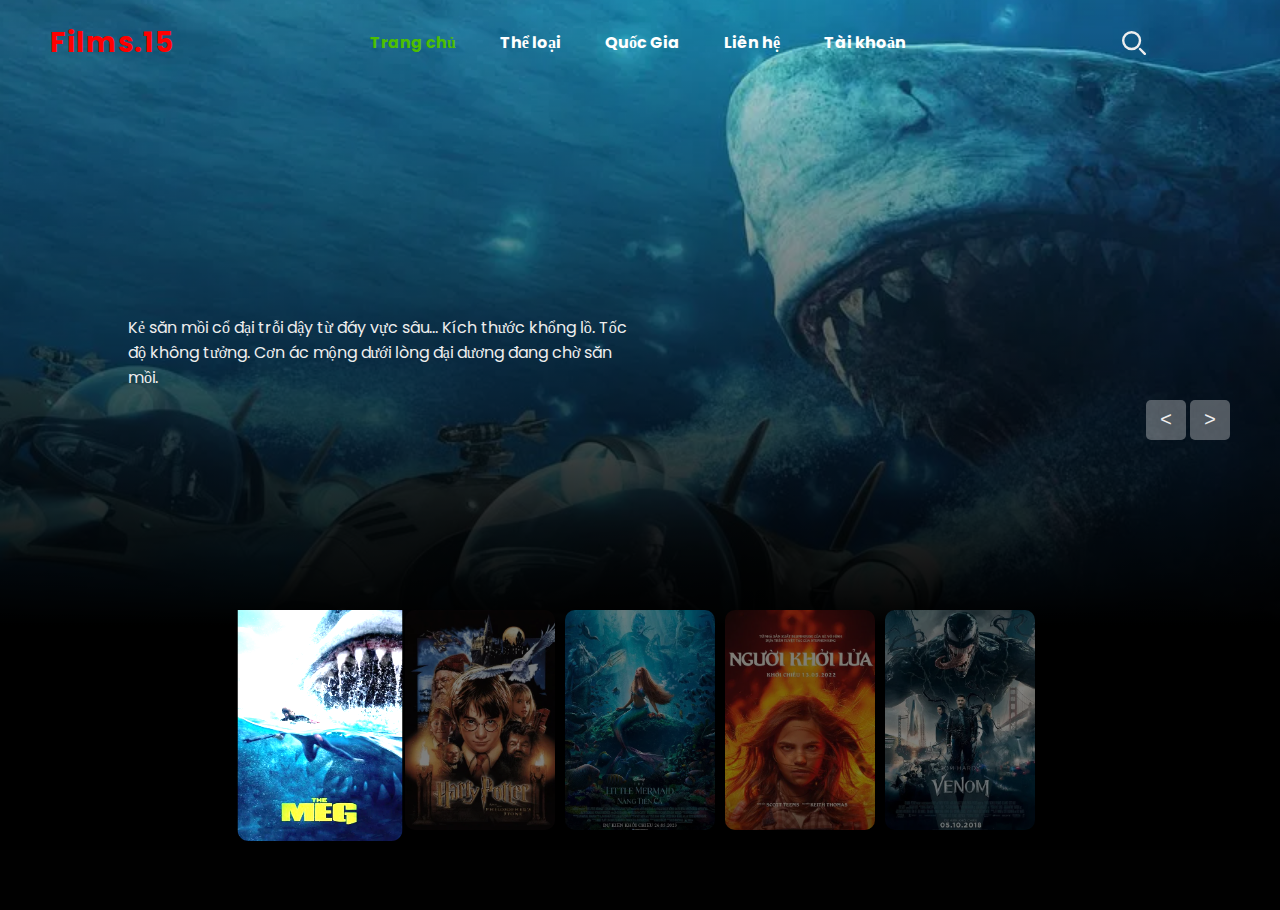
<file: index.html>
<!DOCTYPE html>
<html lang="en">
<head>
    <meta charset="UTF-8">
    <meta name="viewport" content="width=device-width, initial-scale=1.0">
    <title>Movie Web</title>
    <link rel="stylesheet" href="style.css">
</head>
<body>
        <!-- header -->
        <header>
          <div class="logo">Films.15</div>
          <div class="menu-container">
              <ul class="menu-list">
                <li class="menu-list-item active"><a href="index.html">Trang chủ</a></li>          
                <li class="menu-list-item dropdown">
                  <a href="theloai.html">Thể loại</a>
                  <ul class="sub-menu">
                    <li><a href="theloai.html?genre=hanhdong">Hành Động</a></li>
                    <li><a href="theloai.html?genre=tinhcam">Tình cảm </a></li>
                    <li><a href="theloai.html?genre=haihuoc">Hài Hước</a></li>
                    <li><a href="theloai.html?genre=anime">Anime</a></li>
                  </ul>
                </li>
                <li class="menu-list-item dropdown">
                  <a href="quocgia.html">Quốc Gia</a>
                  <ul class="sub-menu">
                    <li><a href="quocgia.html?country=vietnam">Việt Nam</a></li>
                    <li><a href="quocgia.html?country=hanquoc">Hàn Quốc</a></li>
                    <li><a href="quocgia.html?country=my">Mỹ</a></li>
                    <li><a href="quocgia.html?country=trungquoc">Trung Quốc</a></li>
                  </ul>
                </li>
                <li class="menu-list-item"><a href="lienhe.html">Liên hệ</a></li>
                <li class="menu-list-item dropdown">
                  <a href="#">Tài khoản</a>
                  <ul class="sub-menu">
                    <li><a href="login.html">Đăng nhập</a></li>
                    <li><a href="signup.html">Đăng kí</a></li>
                  </ul>
                </li>
              </div>
              <!--search-->
              <div class="search-wrapper">
                  <svg id="toggleSearch" xmlns="http://www.w3.org/2000/svg" fill="none" viewBox="0 0 20 20" style="cursor:pointer; width: 24px; height: 24px;">
                    <path stroke="currentColor" stroke-linecap="round" stroke-linejoin="round" stroke-width="2" d="m19 19-4-4m0-7A7 7 0 1 1 1 8a7 7 0 0 1 14 0Z" />
                  </svg>
                  <input type="text" id="searchInput" placeholder="Tìm kiếm phim..." style="display:none; margin-left: 10px;" />
                </div>
                <p id="searchResult" style="color: red;"></p>
                
           
      </header>
    <!-- slider -->
    <div class="slider">
        <!-- list Items -->
        <div class="list">
            <div class="item active" id="The Meg">
                <img src="tchu4.webp">
                <div class="content">
                    <p>PHIM HOT</p>
                    <h2>The Meg</h2>
                    <div class="rating"> ★★★★★</div>
                    <p>
                        Kẻ săn mồi cổ đại trỗi dậy từ đáy vực sâu...
                        Kích thước khổng lồ. Tốc độ không tưởng. Cơn ác mộng dưới lòng đại dương đang chờ săn mồi.
                    </p>
                 
                    <button class="watch-btn" onclick="openModal('venom.mp4')">▶ Trailer</button>
                </div>
            </div>
            <div class="item" id="Harry Potter">
                <img src="tchu2.webp">
                <div class="content">
                    <p>PHIM HOT</p>
                    <h2>Harry Potter</h2>
                    <div class="rating"> ★★★★★</div>
                    <p>
                        “Chuyến tàu số 9¾ không chỉ đưa bạn đến Hogwarts, mà còn mở ra cả một thế giới kỳ diệu.”
                    </p>
                    <button class="watch-btn" onclick="openModal('venom.mp4')">▶ Trailer</button>
                </div>
            </div>
            <div class="item" id="The Little Mermaid">
                <img src="tchu3.webp">
                <div class="content">
                    <p>PHIM HOT</p>
                    <h2> The Little Mermaid </h2>
                    <div class="rating"> ★★★★★</div>
                    <p>
                        Cô đánh đổi giọng hát… để theo đuổi trái tim mình.
                        Một câu chuyện cổ tích kinh điển về tình yêu, tự do và khát khao được là chính mình.
                    </p>
                    <button class="watch-btn" onclick="openModal('venom.mp4')">▶ Trailer</button>
                </div>
            </div>
            <div class="item" id="Người Khởi Lửa">
                <img src="tchu5.webp">
                <div class="content">
                    <p>PHIM HOT</p>
                    <h2>Người Khởi Lửa</h2>
                    <div class="rating"> ★★★★★</div>
                    <p>
                        “Sức mạnh nằm trong đôi mắt cô bé – và nó có thể đốt cháy cả thế giới.”
                    </p>
                    <button class="watch-btn" onclick="openModal('venom.mp4')">▶ Trailer</button>
                </div>
            </div>
            <div class="item" id="The Meg">
                <img src="tchu1.webp">
                <div class="content" id="Venom">
                    <p>PHIM HOT</p>
                    <h2>Venom</h2>
                    <div class="rating"> ★★★★★</div>
                    <p>
                        Ký sinh vật ngoài hành tinh. Người đàn ông bị nguyền rủa. Một mối liên kết chết người.
                 Khi chính nghĩa và bóng tối hòa làm một, kẻ phản anh hùng được sinh ra.
                    </p>
                    <button class="watch-btn" onclick="openModal('marvel.mp4')">▶ Trailer</button>
                </div>
            </div>
        </div>
        <!-- button arrows -->
        <div class="arrows">
            <button id="prev"><</button>
            <button id="next">></button>
        </div>
        <!-- thumbnail -->
        <div class="thumbnail">
            <div class="item active">
                <img src="tchu4,.webp">
                
            </div>
            <div class="item">
                <img src="tchu2,.webp">
            </div>
            <div class="item">
                <img src="tchu3,.webp"> 
            </div>
            <div class="item">
                <img src="tchu5,.webp">
            </div>
            <div class="item">
                <img src="tchu1,.webp">
            </div>
        </div>
    </div>

<!-- Modal video -->
<div id="modal" style="display:none; position:fixed; top:0; left:0; width:100vw; height:100vh; background:rgba(0,0,0,0.8); z-index:9999;">
    <!-- Nút đóng -->
    <span onclick="closeModal()" style="position:absolute; top:20px; right:30px; font-size:40px; color:white; cursor:pointer;">&times;</span>
    
    <!-- Video -->
    <video id="trailer" controls autoplay style="position:absolute; top:50%; left:50%; transform:translate(-50%,-50%); width:90%; height:auto; max-height:90%;">
        <source src="" type="video/mp4">
      Trình duyệt không hỗ trợ video.
    </video>
</div>
  
<script src="app.js"></script>
</body>
</html>
</file>
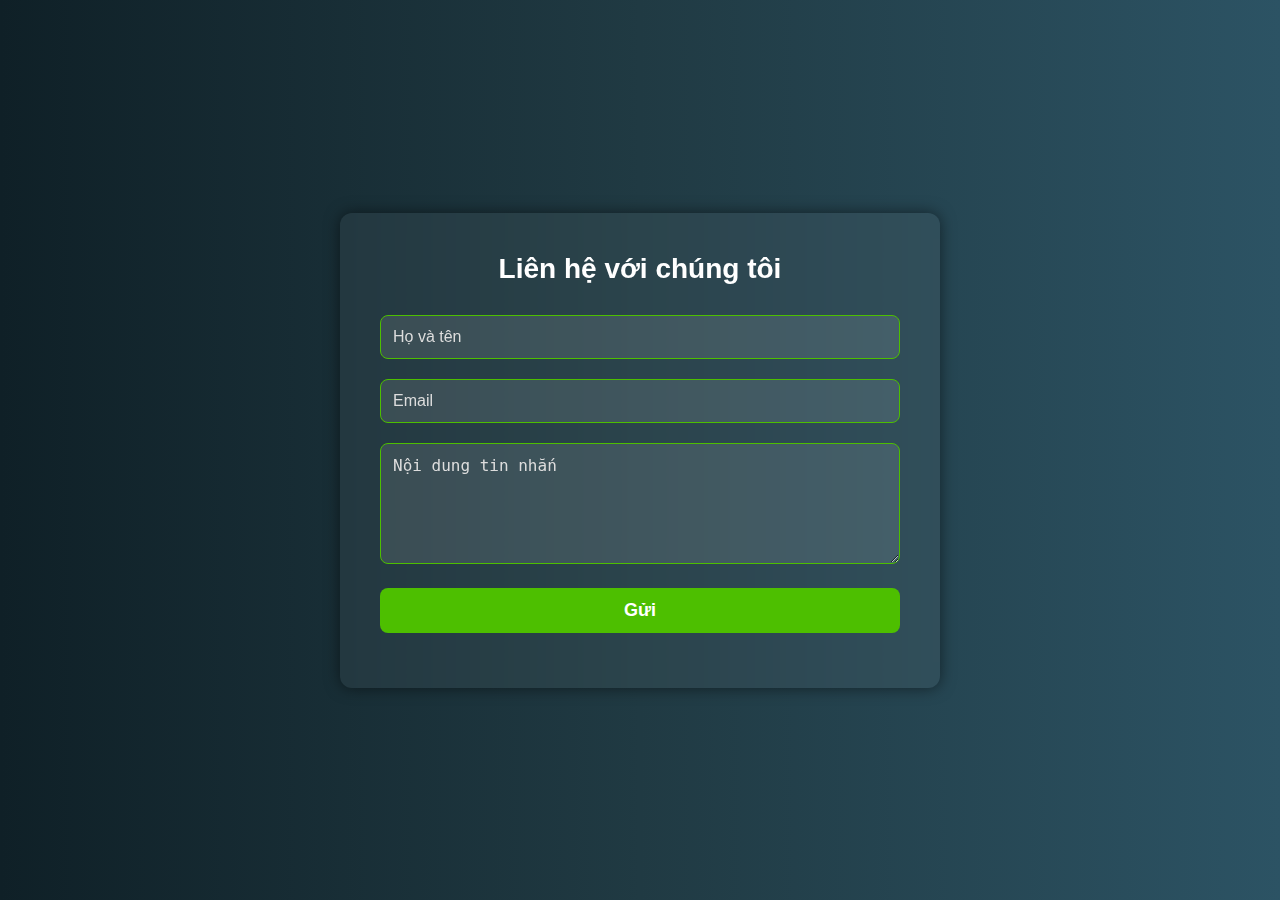
<file: lienhe.html>
<!DOCTYPE html>
<html lang="en">
<head>
    <meta charset="UTF-8">
    <meta name="viewport" content="width=device-width, initial-scale=1.0">
    <title>liên hệ</title>
    <link rel="stylesheet" href="lienhe.css" />
</head>

<body>

    <section class="contact-section">
        <div class="contact-container">
          <h2>Liên hệ với chúng tôi</h2>
          <form id="contactForm">
            <input type="text" name="name" placeholder="Họ và tên" required>
            <input type="email" name="email" placeholder="Email" required>
            <textarea name="message" rows="5" placeholder="Nội dung tin nhắn" required></textarea>
            <button type="submit">Gửi</button>
          </form>
          <p id="contactStatus"></p>
        </div>
      </section>
      

</body>

<script src="lienhe.js"></script>
</html>
</file>
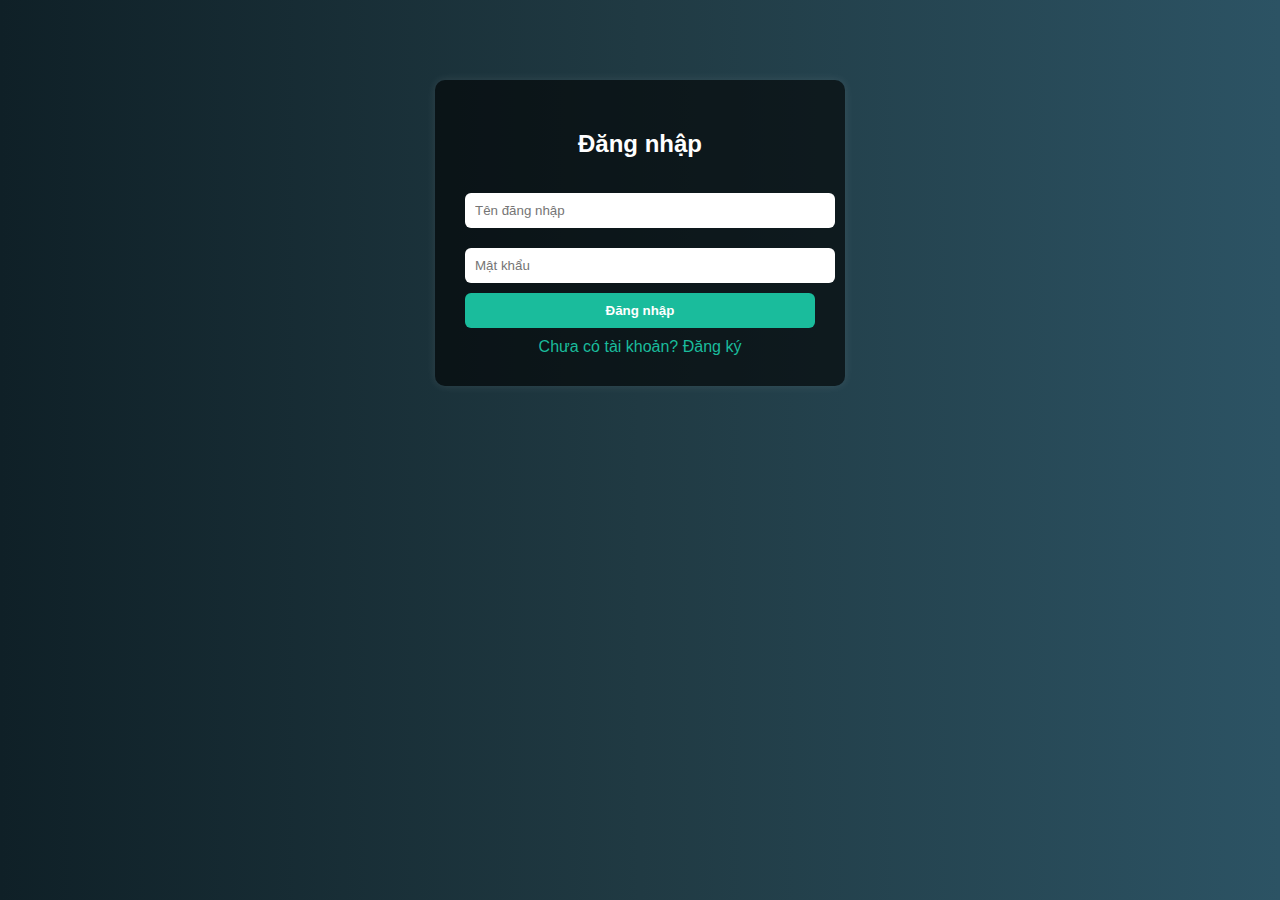
<file: login.html>
<!DOCTYPE html>
<html lang="en">
  <head>
    <meta charset="UTF-8" />
    <meta http-equiv="X-UA-Compatible" content="IE=edge" />
    <meta name="viewport" content="width=device-width, initial-scale=1.0" />
    <title>Document</title>
    <link rel="stylesheet" href="login.css" />
    <!-- font roboto -->
    <link
      href="https://fonts.googleapis.com/css2?family=Roboto:wght@300;400;500;700&display=swap"
      rel="stylesheet"
    />
  </head>
  <body>
    <div class="login-container">
        <h2>Đăng nhập</h2>
        <form>
          <input type="text" placeholder="Tên đăng nhập" required>
          <input type="password" placeholder="Mật khẩu" required>
          <button type="submit">Đăng nhập</button>
          <a href="signup.html">Chưa có tài khoản? Đăng ký</a>
        </form>
      </div>
  </body>
  <script src="login.js"></script>
</html>
</file>
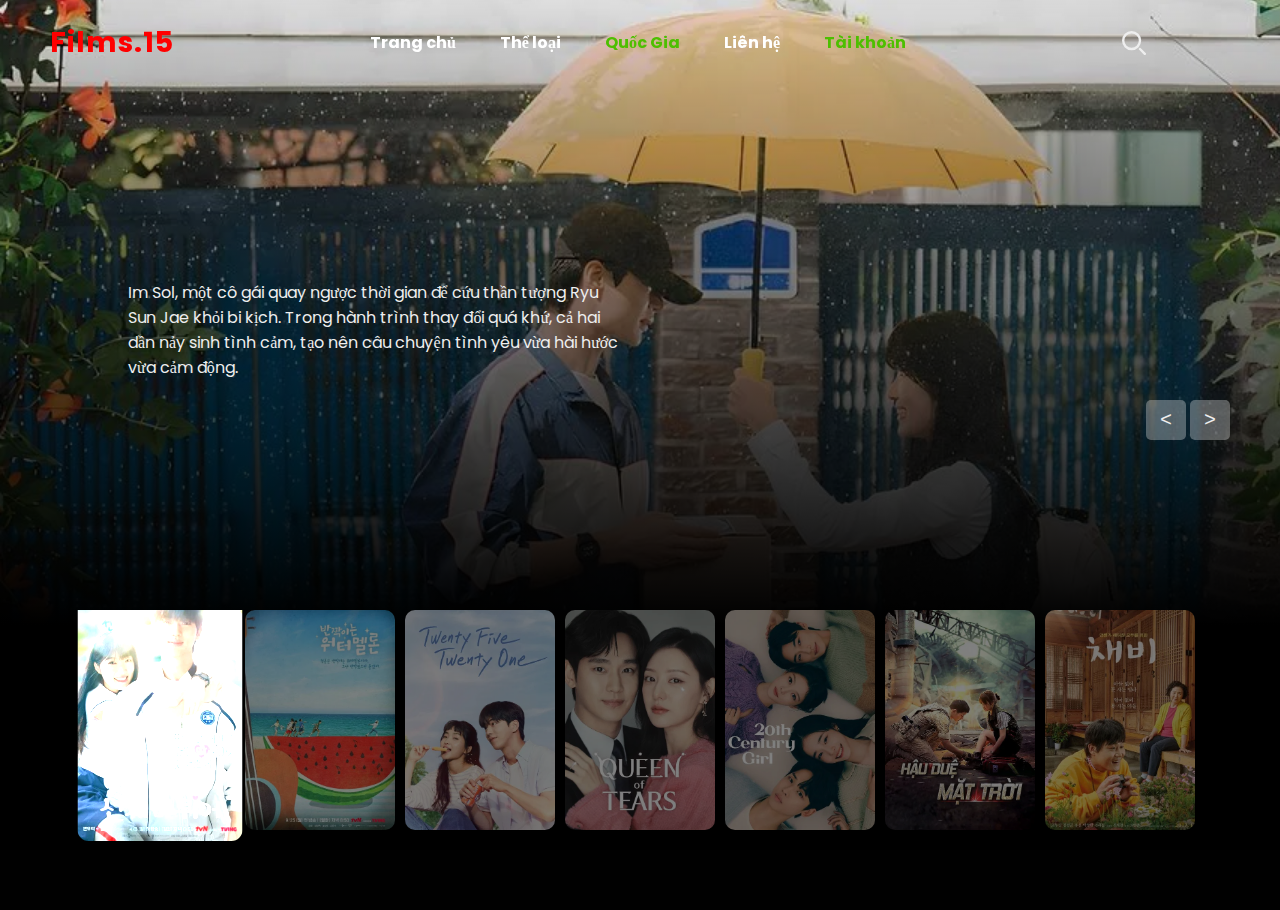
<file: quocgia.html>
<!DOCTYPE html>
<html lang="en">
<head>
    <meta charset="UTF-8">
    <meta name="viewport" content="width=device-width, initial-scale=1.0">
    <title>Document</title>
    <link rel="stylesheet" href="quocgia.css">
</head>

    
<body>
        <!-- header -->
    <header>
        <div class="logo">Films.15</div>
        <div class="menu-container">
            <ul class="menu-list">
              <li class="menu-list-item active"><a href="index.html">Trang chủ</a></li>          
              <li class="menu-list-item dropdown">
                <a href="theloai.html">Thể loại</a>
                <ul class="sub-menu">
                    <li><a href="theloai.html?genre=hanhdong">Hành Động</a></li>
                    <li><a href="theloai.html?genre=tinhcam">Tình cảm </a></li>
                  <li><a href="theloai.html?genre=haihuoc">Hài Hước</a></li>
                  <li><a href="theloai.html?genre=anime">Anime</a></li>
                </ul>
              </li>
              <li class="menu-list-item dropdown">
                <a href="quocgia.html">Quốc Gia</a>
                <ul class="sub-menu">
                  <li><a href="quocgia.html?country=vietnam">Việt Nam</a></li>
                  <li><a href="quocgia.html?country=hanquoc">Hàn Quốc</a></li>
                  <li><a href="quocgia.html?country=my">Mỹ</a></li>
                  <li><a href="quocgia.html?country=trungquoc">Trung Quốc</a></li>
                </ul>
              </li>
              <li class="menu-list-item"><a href="lienhe.html">Liên hệ</a></li>
              <li class="menu-list-item dropdown">
                <a href="#">Tài khoản</a>
                <ul class="sub-menu">
                  <li><a href="login.html">Đăng nhập</a></li>
                  <li><a href="signup.html">Đăng kí</a></li>
                </ul>
              </li>
            </div>
           
            <!--search-->
            <div class="search-wrapper">
                <svg id="toggleSearch" xmlns="http://www.w3.org/2000/svg" fill="none" viewBox="0 0 20 20" style="cursor:pointer; width: 24px; height: 24px;">
                  <path stroke="currentColor" stroke-linecap="round" stroke-linejoin="round" stroke-width="2" d="m19 19-4-4m0-7A7 7 0 1 1 1 8a7 7 0 0 1 14 0Z" />
                </svg>
                <input type="text" id="searchInput" placeholder="Tìm kiếm phim..." style="display:none; margin-left: 10px;" />
              </div>
              <p id="searchResult" style="color: red;"></p>
              
         
    </header>
 <!-- === SLIDER PHIM MỸ === -->
<section class="slider my-slider genre-section">
    <div class="list my-list">
      <div class="item active" data-title="The ledge - Vực thẳm">
        <img src="my1.webp" />
        <div class="content">
          <p>PHIM MỸ</p>
          <h2>The ledge - Vực thẳm</h2>
          <div class="rating">★★★★☆</div>
          <p>Một cô gái bị mắc kẹt trên vách núi khi trốn chạy kẻ sát nhân. Cuộc leo núi sinh tồn bắt đầu.</p>
          <button class="watch-btn" onclick="openModal('mavel.mp4')">▶ Trailer</button>
         </div>
      </div>
      <div class="item" data-title="Thiên Thần & Ác Quỷ">
        <img src="my2.webp" />
        <div class="content">
          <p>PHIM MỸ</p>
          <h2>Thiên Thần & Ác Quỷ</h2>
          <div class="rating">★★★★★</div>
          <p>Giáo sư Langdon lần theo dấu vết của hội kín Illuminati để ngăn chặn một âm mưu hủy diệt Vatican trong cuộc chạy đua nghẹt thở với thời gian.</p>
          <button class="watch-btn" onclick="openModal('venom.mp4')">▶ Trailer</button>
        </div>
      </div>
      <div class="item" data-title="Trận chiến Midway">
        <img src="my3.webp" />
        <div class="content">
          <p>PHIM MỸ</p>
          <h2>Trận chiến Midway</h2>
          <div class="rating">★★★★★</div>
          <p>Tái hiện cuộc đối đầu lịch sử giữa Mỹ và Nhật trên Thái Bình Dương, nơi lòng dũng cảm và chiến lược quyết định vận mệnh cả một cuộc chiến.</p>
          <button class="watch-btn" onclick="openModal('venom.mp4')">▶ Trailer</button>
         </div>
      </div>
      <div class="item" data-title="Kẻ huỷ diệt 4">
        <img src="my4.webp" />
        <div class="content">
          <p>PHIM MỸ</p>
          <h2>Kẻ huỷ diệt 4</h2>
          <div class="rating">★★★★☆</div>
          <p>Bối cảnh phim diễn ra trong thế giới giả tưởng của tương lai năm 2018, khi cuộc chiến của nhân loại với những cỗ máy hủy diệt do hệ thống máy tính thông minh siêu việt tên Skynet làm chủ</p>
          <button class="watch-btn" onclick="openModal('venom.mp4')">▶ Trailer</button>
         </div>
      </div>
      <div class="item" data-title="Điệp viên SALT">
        <img src="my5.webp" />
        <div class="content">
          <p>PHIM MỸ</p>
          <h2>Điệp viên SALT</h2>
          <div class="rating">★★★★★</div>
          <p>Bị buộc tội là gián điệp Nga, điệp viên CIA Evelyn Salt chạy trốn. Cô dùng mọi chiến thuật mình biết để trốn tránh những kẻ truy đuổi và chứng minh bản thân trong sạch.</p>
          <button class="watch-btn" onclick="openModal('venom.mp4')">▶ Trailer</button>
         </div>
      </div>
      <div class="item" data-title="Mật mã DaVinCi">
        <img src="my6.webp" />
        <div class="content">
          <p>PHIM MỸ</p>
          <h2>Mật mã DaVinCi</h2>
          <div class="rating">★★★★★</div>
          <p>Một giáo sư Harvard phải vạch trần âm mưu lừa dối liên quan đến các tác phẩm của Leonardo da Vinci sau một vụ án mạng bí ẩn tại Bảo tàng Louvre.</p>
          <button class="watch-btn" onclick="openModal('venom.mp4')">▶ Trailer</button>
         </div>
      </div>
      <div class="item" data-title="Đặc vụ 355">
        <img src="my7.webp" />
        <div class="content">
          <p>PHIM MỸ</p>
          <h2>Đặc vụ 355</h2>
          <div class="rating">★★★★☆</div>
          <p>355 xoay quanh hành trình giành lại ổ cứng chứa công nghệ xâm nhập vào mọi hệ thống an ninh trên thế giới của nhóm 5 nữ điệp viên điêu luyện đến từ tổ chức an ninh hàng đầu của Mỹ, Đức, Anh, Colombia và Trung Quốc.</p>
          <button class="watch-btn" onclick="openModal('venom.mp4')">▶ Trailer</button>
        </div>
      </div>
    </div>
  
    <div class="arrows my-arrows">
      <button class="prev-my">&lt;</button>
      <button class="next-my">&gt;</button>
    </div>
  
    <div class="thumbnail my-thumbnail">
      <div class="item active"><img src="my1,.webp" /></div>
      <div class="item"><img src="my2,.webp" /></div>
      <div class="item"><img src="my3,.webp" /></div>
      <div class="item"><img src="my4,.webp" /></div>
      <div class="item"><img src="my5,.webp" /></div>
      <div class="item"><img src="my6,.webp" /></div>
      <div class="item"><img src="my7,.webp" /></div>
    </div>
  </section>
  
     <!-- === SLIDER PHIM VIỆT NAM === -->
<section class="slider vietnam-slider genre-section">
    <div class="list vietnam-list">
      <div class="item active" data-title="Ngày Xưa Có Chuyện Tình">
        <img src="v7.webp" />
        <div class="content">
          <p>PHIM VIỆT NAM</p>
          <h2>Ngày Xưa Có Chuyện Tình</h2>
          <div class="rating">★★★★★</div>
          <p>Tình bạn thơ ấu hóa thành tình yêu, nhưng một bí mật quá khứ đã khiến tất cả rạn vỡ. Một chuyện tình đẹp... nhưng không trọn vẹn.</p>
          <button class="watch-btn" onclick="openModal('mavel.mp4')">▶ Trailer</button>
         </div>
      </div>
      <div class="item" data-title="Mười: Lời nguyền trở lại">
        <img src="v2.webp" />
        <div class="content">
          <p>PHIM VIỆT NAM</p>
          <h2>Mười: Lời nguyền trở lại</h2>
          <div class="rating">★★★★☆</div>
          <p> Câu chuyện xoay quanh Linh – người quay lại căn biệt thự năm xưa và đối mặt với những hiện tượng rùng rợn, hé lộ bí mật bị chôn giấu sau lời nguyền oan nghiệt.</p>
          <button class="watch-btn" onclick="openModal('mavel.mp4')">▶ Trailer</button>
         </div>
      </div>
      <div class="item" data-title="Ròm">
        <img src="v4.webp" />
        <div class="content">
          <p>PHIM VIỆT NAM</p>
          <h2>Ròm</h2>
          <div class="rating">★★★★☆</div>
          <p>Lấy bối cảnh một khu chung cư cũ đang chờ giải tỏa tại Sài Gòn, Ròm kể câu chuyện về cuộc sống của những người dân lao động nơi đây. Họ đều chơi số đề với hy vọng kiếm được một khoản tiền lớn để đổi đời. Ròm là cậu bé làm “cò đề” để kiếm sống qua ngày, chuyên tư vấn cho người dân những con số may mắn để họ có cơ may trúng đề.</p>
          <button class="watch-btn" onclick="openModal('mavel.mp4')">▶ Trailer</button>
         </div>
      </div>
      <div class="item" data-title="Hai Phượng">
        <img src="v3.webp" />
        <div class="content">
          <p>PHIM VIỆT NAM</p>
          <h2>Hai Phượng</h2>
          <div class="rating">★★★★★</div>
          <p> Hai Phượng kể về một người mẹ đơn thân từng có quá khứ giang hồ, phải lao vào hành trình nghẹt thở truy đuổi bọn buôn người để cứu con gái bị bắt cóc.</p>
          <button class="watch-btn" onclick="openModal('mavel.mp4')">▶ Trailer</button>
         </div>
      </div>
      <div class="item" data-title="Em chưa 18">
        <img src="v5.webp" />
        <div class="content">
          <p>PHIM VIỆT NAM</p>
          <h2>Em chưa 18</h2>
          <div class="rating">★★★★☆</div>
          <p>Câu chuyện bắt đầu với Hoàng, một Tay chơi “chất lầy” bảnh tỏn, thu nhập ngất ngưởng, sống cùng quy luật "không có đêm thứ 2" với bất kỳ cô nàng nào. Định mệnh ập đến khi chàng trai trong mơ của bao người đàn ông gặp gỡ Linh Đan. Dĩ nhiên, cả hai đã có mối tình chớp nhoáng và không hề có gì khác biệt với những cô gái trước đây.</p>
          <button class="watch-btn" onclick="openModal('mavel.mp4')">▶ Trailer</button>
         </div>
      </div>
      <div class="item" data-title="Mắt biếc">
        <img src="v6.webp" />
        <div class="content">
          <p>PHIM VIỆT NAM</p>
          <h2>Mắt biếc</h2>
          <div class="rating">★★★★★</div>
          <p>Đạo diễn Victor Vũ trở lại với một tác phẩm chuyển thể từ truyện ngắn cùng tên nổi tiếng của nhà văn Nguyễn Nhật Ánh: Mắt Biếc. Phim kể về chuyện tình đơn phương của chàng thanh niên Ngạn dành cho cô bạn từ thuở nhỏ Hà Lan.</p>
          <button class="watch-btn" onclick="openModal('mavel.mp4')">▶ Trailer</button>
        </div>
      </div>
      <div class="item" data-title="Quỳnh búp bê">
        <img src="v1.webp" />
        <div class="content">
          <p>PHIM VIỆT NAM</p>
          <h2>Quỳnh búp bê</h2>
          <div class="rating">★★★★☆</div>
          <p>Quỳnh – cô gái trẻ bị lừa bán vào động mại dâm. Phim theo chân hành trình đấu tranh, trốn thoát và tìm lại công lý của cô, phản ánh góc khuất đau lòng của nạn buôn người và thân phận phụ nữ.</p>
          <button class="watch-btn" onclick="openModal('mavel.mp4')">▶ Trailer</button>
         </div>
      </div>
    </div>
  
    <div class="arrows vietnam-arrows">
      <button class="prev-vietnam">&lt;</button>
      <button class="next-vietnam">&gt;</button>
    </div>
  
    <div class="thumbnail vietnam-thumbnail">
      <div class="item active"><img src="v7,.webp" /></div>
      <div class="item"><img src="v2,.webp" /></div>
      <div class="item"><img src="v4,.webp" /></div>
      <div class="item"><img src="v3,.webp" /></div>
      <div class="item"><img src="v5,.webp" /></div>
      <div class="item"><img src="v6,.webp" /></div>
      <div class="item"><img src="v1,.webp" /></div>
    </div>
  </section>
  
  <!-- === SLIDER PHIM HÀN QUỐC === -->
  <section class="slider hanquoc-slider genre-section">
    <div class="list hanquoc-list">
      <div class="item active" data-title="Lovely runner" >
        <img src="han1.webp" />
        <div class="content">
          <p>PHIM HÀN QUỐC</p>
          <h2>Lovely runner</h2>
          <div class="rating">★★★★★</div>
          <p> Im Sol, một cô gái quay ngược thời gian để cứu thần tượng Ryu Sun Jae khỏi bi kịch. Trong hành trình thay đổi quá khứ, cả hai dần nảy sinh tình cảm, tạo nên câu chuyện tình yêu vừa hài hước vừa cảm động.</p>
          <button class="watch-btn" onclick="openModal('venom.mp4')">▶ Trailer</button>
         </div>
      </div>
      <div class="item"  data-title="Dưa Hấu Lấp Lánh" >
        <img src="han2.webp" />
        <div class="content">
          <p>PHIM HÀN QUỐC</p>
          <h2>Dưa Hấu Lấp Lánh</h2>
          <div class="rating">★★★★★</div>
          <p>cậu học sinh Hayama bất ngờ phải sống cùng Mio, bạn học lạnh lùng. Từ những hiểu lầm ban đầu, cả hai dần mở lòng, tạo nên một chuyện tình nhẹ nhàng và sâu lắng giữa tuổi thanh xuân.</p>
          <button class="watch-btn" onclick="openModal('venom.mp4')">▶ Trailer</button>
         </div>
      </div>
      <div class="item"  data-title="Tuổi hai lăm, tuổi hai mốt" >
        <img src="han3.webp" />
        <div class="content">
          <p>PHIM HÀN QUỐC</p>
          <h2>Tuổi hai lăm, tuổi hai mốt</h2>
          <div class="rating">★★★★★</div>
          <p>Tại thời điểm mà những ước mơ dường như xa tầm với, một kiếm sĩ tuổi teen theo đuổi những hoài bão lớn và gặp một chàng trai chăm chỉ đang tìm cách làm lại cuộc đời.</p>
          <button class="watch-btn" onclick="openModal('venom.mp4')">▶ Trailer</button>
         </div>
      </div>
      <div class="item"  data-title="Nữ hoàng nước mắt" >
        <img src="han4.webp" />
        <div class="content">
          <p>PHIM HÀN QUỐC</p>
          <h2>Nữ hoàng nước mắt</h2>
          <div class="rating">★★★★★</div>
          <p>Nữ hoàng cửa hàng bách hóa và hoàng tử siêu thị xoay xở với khủng hoảng hôn nhân, rồi tình yêu bắt đầu nảy nở trở lại theo cách kỳ diệu.</p>
          <button class="watch-btn" onclick="openModal('venom.mp4')">▶ Trailer</button>
         </div>
      </div>
      <div class="item"  data-title="Cô gái thế kỷ 20" >
        <img src="han5.webp" />
        <div class="content">
          <p>PHIM HÀN QUỐC</p>
          <h2>Cô gái thế kỷ 20</h2>
          <div class="rating">★★★★★</div>
          <p>Cô Gái Thế Kỷ 20 kể về năm 1999, một cô nàng tuổi teen theo dõi sát sao một nam sinh trong trường thay cho cô bạn thân si tình. Nhưng rồi, chính cô lại bị cuốn vào câu chuyện tình của riêng mình.</p>
          <button class="watch-btn" onclick="openModal('venom.mp4')">▶ Trailer</button>
         </div>
      </div>
      <div class="item"  data-title="Hậu duệ mặt trời" >
        <img src="han6.webp" />
        <div class="content">
          <p>PHIM HÀN QUỐC</p>
          <h2>Hậu duệ mặt trời</h2>
          <div class="rating">★★★★★</div>
          <p>Đại úy Yoo Shi-jin, một người lính đặc nhiệm ưu tú, gặp gỡ và yêu bác sĩ Kang Mo-yeon, một phụ nữ mạnh mẽ và chính trực. Mối tình của họ nảy nở giữa những nhiệm vụ quân sự, thiên tai, dịch bệnh.</p>
          <button class="watch-btn" onclick="openModal('venom.mp4')">▶ Trailer</button>
        </div>
      </div>
      <div class="item"  data-title="Ngày không còn mẹ" >
        <img src="han7.webp" />
        <div class="content">
          <p>PHIM HÀN QUỐC</p>
          <h2>Ngày không còn mẹ</h2>
          <div class="rating">★★★★★</div>
          <p>In-gyu bị thiểu năng trí tuệ. Mẹ anh, Ae-soon, chăm sóc anh và luôn cằn nhằn anh. Một ngày nọ, cô được chẩn đoán mắc bệnh ung thư giai đoạn cuối và chuẩn bị cho sự tự lập của con trai mình.</p>
          <button class="watch-btn" onclick="openModal('venom.mp4')">▶ Trailer</button>
         </div>
      </div>
    </div>
  
    <div class="arrows hanquoc-arrows">
      <button class="prev-hanquoc">&lt;</button>
      <button class="next-hanquoc">&gt;</button>
    </div>
  
    <div class="thumbnail hanquoc-thumbnail">
      <div class="item active"><img src="han1,.webp" /></div>
      <div class="item"><img src="han2,.webp" /></div>
      <div class="item"><img src="han3,.webp" /></div>
      <div class="item"><img src="han4,.webp" /></div>
      <div class="item"><img src="han5,.webp" /></div>
      <div class="item"><img src="han6,.webp" /></div>
      <div class="item"><img src="han7,.webp" /></div>
    </div>
  </section>
  
  <!-- === SLIDER PHIM TRUNG QUỐC === -->
  <section class="slider trungquoc-slider genre-section">
    <div class="list trungquoc-list">
      <div class="item active"  data-title="Hôn Lễ Của Em" >
        <img src="tr1.webp" />
        <div class="content">
          <p>PHIM TRUNG QUỐC</p>
          <h2>Hôn Lễ Của Em</h2>
          <div class="rating">★★★★★</div>
          <p>Một chàng trai dành cả tuổi thanh xuân để yêu một người con gái – nhưng vào ngày cưới của cô, anh chỉ có thể mỉm cười đứng phía sau… Một bản tình ca buồn về mối tình đầu không trọn vẹn.</p>
          <button class="watch-btn" onclick="openModal('venom.mp4')">▶ Trailer</button>
         </div>
      </div>
      <div class="item" data-title="Yêu em từ cái nhìn đầu tiên" >
        <img src="tr2.webp" />
        <div class="content">
          <p>PHIM TRUNG QUỐC</p>
          <h2>Yêu em từ cái nhìn đầu tiên</h2>
          <div class="rating">★★★★☆</div>
          <p>Chuyện tình ngọt ngào giữa thiên tài lập trình và hoa khôi khoa công nghệ, bắt đầu từ một trò chơi online và phát triển thành tình yêu đời thực.</p>
          <button class="watch-btn" onclick="openModal('venom.mp4')">▶ Trailer</button>
          </div>
      </div>
      <div class="item" data-title="Khi anh chạy về phía em" >
        <img src="tr3.webp" />
        <div class="content">
          <p>PHIM TRUNG QUỐC</p>
          <h2>Khi anh chạy về phía em</h2>
          <div class="rating">★★★★☆</div>
          <p>Một câu chuyện thanh xuân ngọt ngào giữa cô gái vui tươi và chàng trai lạnh lùng, chữa lành nhau bằng tình cảm chân thành.</p>
          <button class="watch-btn" onclick="openModal('venom.mp4')">▶ Trailer</button>
        </div>
      </div>
      <div class="item" data-title="Khó dỗ dành" >
        <img src="tr4.webp" />
        <div class="content">
          <p>PHIM TRUNG QUỐC</p>
          <h2>Khó dỗ dành</h2>
          <div class="rating">★★★★★</div>
          <p>Ngọt ngào, day dứt và sâu lắng – “Khó Dỗ Dành” là bản tình ca trưởng thành khiến tim bạn rung lên.</p>
          <button class="watch-btn" onclick="openModal('venom.mp4')">▶ Trailer</button>
         </div>
      </div>
      <div class="item" data-title="Cô Gái Ta Cùng Theo Đuổi" >
        <img src="tr5.webp" />
        <div class="content">
          <p>PHIM TRUNG QUỐC</p>
        <h2>Cô Gái Ấy Ta Cùng Theo Đuổi</h2>
        <div class="rating">★★★★☆</div>
          <p>“Tuổi thanh xuân giống như một cơn mưa rào. Dù cho bạn từng bị cảm lạnh vì tắm mưa, bạn vẫn muốn được đắm mình trong cơn mưa ấy lần nữa.”</p>
          <button class="watch-btn" onclick="openModal('venom.mp4')">▶ Trailer</button>
         </div>
      </div>
      <div class="item" data-title="Soi sáng cho em" >
        <img src="tr6.webp" />
        <div class="content">
          <p>PHIM TRUNG QUỐC</p>
          <h2>Soi sáng cho em</h2>
          <div class="rating">★★★★☆</div>
          <p>Mười năm trước, anh là người hùng cứu em khỏi đổ nát. Mười năm sau, em trở thành ánh sáng tìm về anh.</p>
          <button class="watch-btn" onclick="openModal('venom.mp4')">▶ Trailer</button>
         </div>
      </div>
      <div class="item" data-title="Đông Cung" >
        <img src="tr7.webp" />
        <div class="content">
          <p>PHIM TRUNG QUỐC</p>
          <h2>Đông Cung</h2>
          <div class="rating">★★★★☆</div>
          <p>"Ta từng muốn quên chàng, nhưng trái tim lại nhớ thương."
            Ký ức bị xóa không thể xóa được tình yêu, liệu tình cảm ấy có vượt qua được hận thù và định mệnh?</p>
            <button class="watch-btn" onclick="openModal('venom.mp4')">▶ Trailer</button>
         </div>
      </div>
    </div>
  
    <div class="arrows trungquoc-arrows">
      <button class="prev-trungquoc">&lt;</button>
      <button class="next-trungquoc">&gt;</button>
    </div>
  
    <div class="thumbnail trungquoc-thumbnail">
      <div class="item active"><img src="tr1,.webp" /></div>
      <div class="item"><img src="tr2,.webp" /></div>
      <div class="item"><img src="tr3,.webp" /></div>
      <div class="item"><img src="tr4,.webp" /></div>
      <div class="item"><img src="tr5,.webp" /></div>
      <div class="item"><img src="tr6,.webp" /></div>
      <div class="item"><img src="tr7,.webp" /></div>
    </div>
  </section>
  <!-- Modal video -->
<div id="modal" style="display:none; position:fixed; top:0; left:0; width:100vw; height:100vh; background:rgba(0,0,0,0.8); z-index:9999;">
    <!-- Nút đóng -->
    <span onclick="closeModal()" style="position:absolute; top:20px; right:30px; font-size:40px; color:white; cursor:pointer;">&times;</span>
    
    <!-- Video -->
    <video id="trailer" controls autoplay style="position:absolute; top:50%; left:50%; transform:translate(-50%,-50%); width:90%; height:auto; max-height:90%;">
        <source src="" type="video/mp4">
      Trình duyệt không hỗ trợ video.
    </video>
</div>

 <script src="quocgia.js"></script>
    
</body>
</html>
</file>
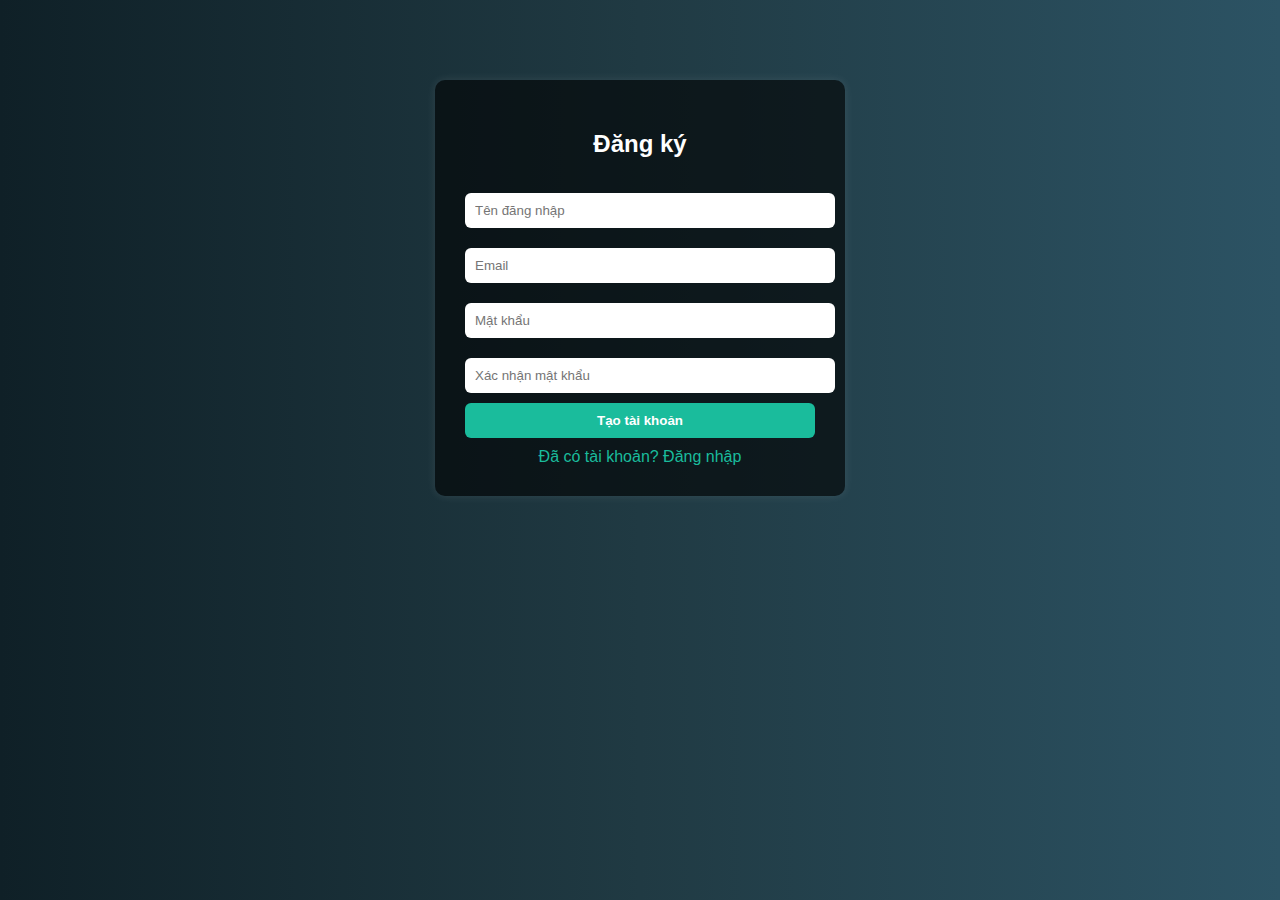
<file: signup.html>
<!DOCTYPE html>
<html lang="en">
  <head>
    <meta charset="UTF-8" />
    <meta http-equiv="X-UA-Compatible" content="IE=edge" />
    <meta name="viewport" content="width=device-width, initial-scale=1.0" />
    <title>Document</title>
    <link rel="stylesheet" href="signup.css" />
    <!-- font roboto -->
    <link
      href="https://fonts.googleapis.com/css2?family=Roboto:wght@300;400;500;700&display=swap"
      rel="stylesheet"
    />
  </head>
  <body>
    <div class="register-container">
      <h2>Đăng ký</h2>
      <form>
        <input type="text" placeholder="Tên đăng nhập" required>
        <input type="email" placeholder="Email" required>
        <input type="password" placeholder="Mật khẩu" required>
        <input type="password" placeholder="Xác nhận mật khẩu" required>
        <button type="submit">Tạo tài khoản</button>
        <a href="dangnhap.html">Đã có tài khoản? Đăng nhập</a>
      </form>
    </div>
  </body>
  <script src="form.js"></script>
</html>
</file>
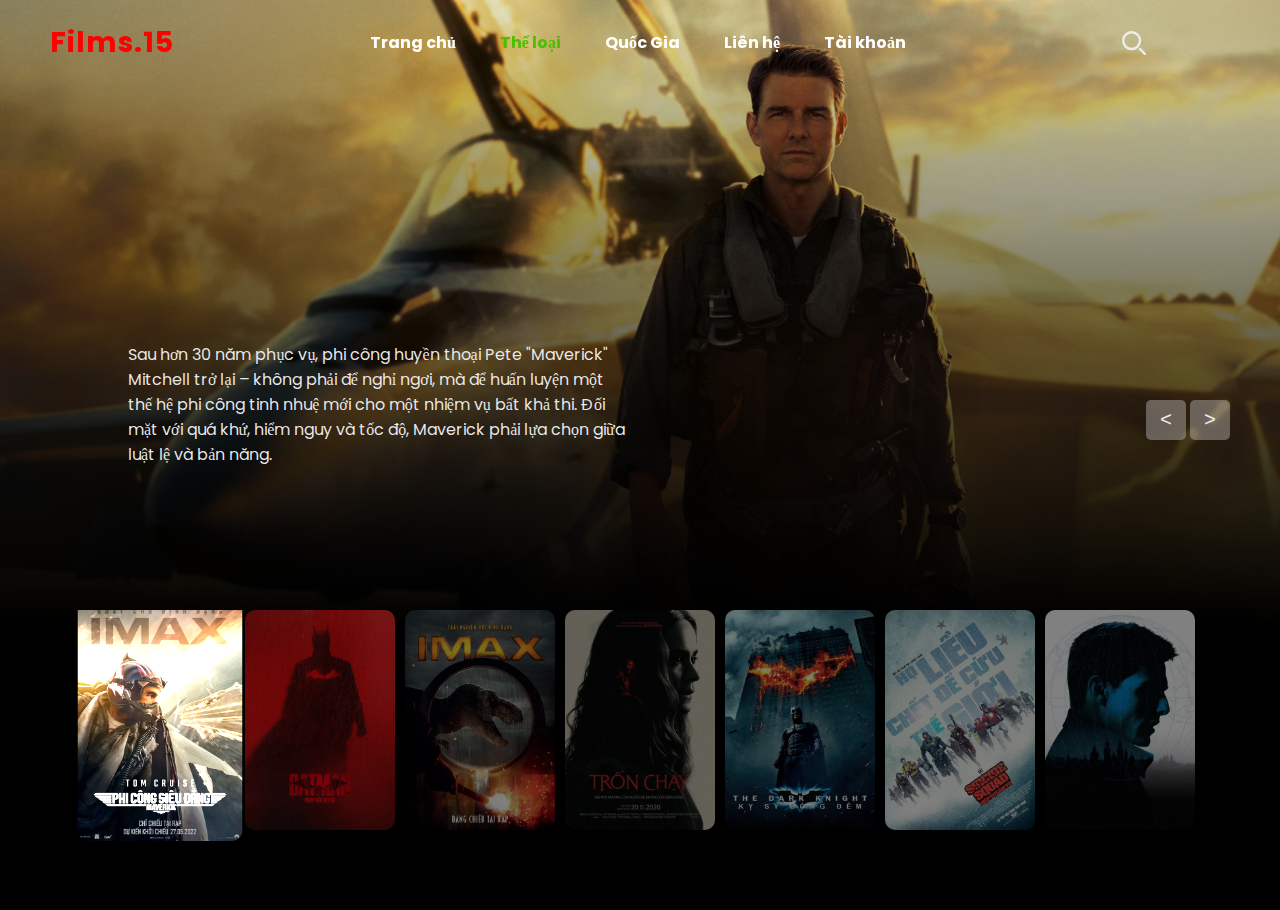
<file: theloai.html>
<!DOCTYPE html>
<html lang="en">
<head>
    <meta charset="UTF-8">
    <meta name="viewport" content="width=device-width, initial-scale=1.0">
    <title>Document</title>
    <link rel="stylesheet" href="theloai.css">
</head>
<body>
        <!-- header -->
    <header>
        <div class="logo">Films.15</div>
        <div class="menu-container">
            <ul class="menu-list">
              <li class="menu-list-item active"><a href="index.html">Trang chủ</a></li>          
              <li class="menu-list-item dropdown">
                <a href="theloai.html">Thể loại</a>
                <ul class="sub-menu">
                  <li><a href="theloai.html?genre=hanhdong">Hành Động</a></li>
                  <li><a href="theloai.html?genre=tinhcam">Tình cảm </a></li>
                  <li><a href="theloai.html?genre=haihuoc">Hài Hước</a></li>
                  <li><a href="theloai.html?genre=anime">Anime</a></li>
                </ul>
              </li>
              <li class="menu-list-item dropdown">
                <a href="#">Quốc Gia</a>
                <ul class="sub-menu">
                  <li><a href="quocgia.html?country=vietnam">Việt Nam</a></li>
                  <li><a href="quocgia.html?country=hanquoc">Hàn Quốc</a></li>
                  <li><a href="quocgia.html?country=my">Mỹ</a></li>
                  <li><a href="quocgia.html?country=trungquoc">Trung Quốc</a></li>
                </ul>
              </li>
              <li class="menu-list-item"><a href="lienhe.html">Liên hệ</a></li>
              <li class="menu-list-item dropdown">
                <a href="#">Tài khoản</a>
                <ul class="sub-menu">
                  <li><a href="login.html">Đăng nhập</a></li>
                  <li><a href="signup.html">Đăng kí</a></li>
                </ul>
              </li>
            </div>
            <!--search-->
            <div class="search-wrapper">
                <svg id="toggleSearch" xmlns="http://www.w3.org/2000/svg" fill="none" viewBox="0 0 20 20" style="cursor:pointer; width: 24px; height: 24px;">
                  <path stroke="currentColor" stroke-linecap="round" stroke-linejoin="round" stroke-width="2" d="m19 19-4-4m0-7A7 7 0 1 1 1 8a7 7 0 0 1 14 0Z" />
                </svg>
                <input type="text" id="searchInput" placeholder="Tìm kiếm phim..." style="display:none; margin-left: 10px;" />
              </div>
              <p id="searchResult" style="color: red;"></p>
              
       
    </header>
 
  <!-- === SLIDER PHIM HÀNH ĐỘNG === -->
<section class="slider hanhdong-slider genre-section">
    <div class="list hanhdong-list">
      <div class="item active" data-title=" Top Gun – Phi công siêu đẳng ">
        <img src="hdong1.jpeg" />
        <div class="content">
            <p> PHIM HÀNH ĐỘNG </p>
          <h2>Top Gun – Phi công siêu đẳng </h2>
          <div class="rating">★★★★☆</div>
          <p>Sau hơn 30 năm phục vụ, phi công huyền thoại Pete "Maverick" Mitchell trở lại – không phải để nghỉ ngơi, mà để huấn luyện một thế hệ phi công tinh nhuệ mới cho một nhiệm vụ bất khả thi. Đối mặt với quá khứ, hiểm nguy và tốc độ, Maverick phải lựa chọn giữa luật lệ và bản năng.</p>
          <button class="watch-btn" onclick="openModal('venom.mp4')">▶ Trailer</button>
        </div>
      </div>
      <div class="item" data-title="The Batman">
        <img src="hdong2.jpeg" />
        <div class="content">
            <p> PHIM HÀNH ĐỘNG </p>
          <h2> The Batman </h2>
          <div class="rating">★★★★☆</div>
          <p>Trong năm thứ hai chiến đấu chống tội phạm, Batman lần theo dấu vết của tên sát nhân hàng loạt Riddler – kẻ chuyên để lại manh mối tại hiện trường. Càng điều tra, Bruce Wayne càng phát hiện những bí mật đen tối về chính gia đình mình và hệ thống tham nhũng đang chi phối Gotham.  </p>
          <button class="watch-btn" onclick="openModal('venom.mp4')">▶ Trailer</button>
         </div>
      </div>
      <div class="item" data-title="Jurassic World: Dominion">
        <img src="hdong3.jpeg" />
        <div class="content">
            <p> PHIM HÀNH ĐỘNG </p>
          <h2> Jurassic World: Dominion</h2>
          <div class="rating">★★★★☆</div>
          <p>Thế giới đã thay đổi – khủng long giờ đây sống chung với con người. Khi một mối đe dọa di truyền mới trỗi dậy, những anh hùng từ quá khứ và hiện tại buộc phải hợp sức trong cuộc chiến quyết định số phận của hành tinh.</p>
          <button class="watch-btn" onclick="openModal('venom.mp4')">▶ Trailer</button>
        </div>
      </div>
      <div class="item" data-title="Run- Trốn chạy">
        <img src="hdong4.webp" />
        <div class="content">
            <p> PHIM HÀNH ĐỘNG </p>
          <h2> Run- Trốn chạy </h2>
          <div class="rating">★★★★★</div>
          <p>Dom Cobb là một chuyên gia đánh cắp thông tin bằng cách xâm nhập vào giấc mơ của người khác. Để có cơ hội trở về bên các con, anh nhận nhiệm vụ bất khả thi: không phải đánh cắp, mà là gieo ý tưởng vào tiềm thức một người – một nhiệm vụ mang tên “inception”. Càng lún sâu vào giấc mơ, ranh giới giữa thực và ảo càng trở nên mong manh.</p>
          <button class="watch-btn" onclick="openModal('venom.mp4')">▶ Trailer</button>
        </div>
      </div>
      <div class="item" data-title="The Dark Knight">
        <img src="hdong5.jpeg" />
        <div class="content">
            <p> PHIM HÀNH ĐỘNG </p>
          <h2> The Dark Knight</h2>
          <div class="rating">★★★★☆</div>
          <p>Sau khi thiết lập trật tự cho Gotham trong phần trước (Batman Begins), Batman, cùng công tố viên Harvey Dent và Trung úy Gordon, cố gắng xóa sạch tội phạm. Tuy nhiên, một kẻ thù mới xuất hiện: Joker – tên hề điên loạn gieo rắc hỗn loạn và thách thức mọi giới hạn đạo đức của Batman.</p>
          <button class="watch-btn" onclick="openModal('venom.mp4')">▶ Trailer</button>
         </div>
      </div>
      <div class="item" data-title="Suicide Squad">
        <img src="hdong6.jpeg" />
        <div class="content">
            <p> PHIM HÀNH ĐỘNG </p>
          <h2>Suicide Squad</h2>
          <div class="rating">★★★★☆</div>
          <p>Sau cái chết của Superman, chính phủ Mỹ lập ra một biệt đội tội phạm nguy hiểm có năng lực đặc biệt – được gọi là Suicide Squad – để thực hiện các nhiệm vụ tự sát nhằm đổi lấy giảm án. Nhưng khi một thế lực siêu nhiên ngoài tầm kiểm soát trỗi dậy, nhóm "phản anh hùng" này buộc phải hợp tác để cứu thế giới…</p>
          <button class="watch-btn" onclick="openModal('venom.mp4')">▶ Trailer</button>
         </div>
      </div>
      <div class="item" data-title=" Mission: Impossible">
        <img src="hdong8.jpeg" />
        <div class="content">
            <p> PHIM HÀNH ĐỘNG </p>
          <h2> Mission: Impossible</h2>
          <div class="rating">★★★★☆</div>
          <p>Phim xoay quanh Ethan Hunt-chuyên thực hiện những nhiệm vụ "bất khả thi" như ngăn chặn khủng bố, lật đổ âm mưu toàn cầu, hoặc cứu thế giới trong tình huống thời gian gấp gáp và nguy hiểm tột độ. Ethan cùng đội của mình thường xuyên đối đầu với các kẻ thù tàn bạo.</p>
          <button class="watch-btn" onclick="openModal('venom.mp4')">▶ Trailer</button>
         </div>
      </div>
    </div>
  
    <div class="arrows hanhdong-arrows">
      <button class="prev-hanhdong">&lt;</button>
      <button class="next-hanhdong">&gt;</button>
    </div>
  
    <div class="thumbnail hanhdong-thumbnail">
      <div class="item active"><img src="hdong1,.jpeg" /></div>
      <div class="item"><img src="hdong2,.jpeg" /></div>
      <div class="item"><img src="hdong3,.webp" /></div>
      <div class="item"><img src="hdong4,.webp" /></div>
      <div class="item"><img src="hdong5,.webp" /></div>
      <div class="item"><img src="hdong6,.webp" /></div>
      <div class="item"><img src="hdong8,.webp" /></div>

    </div>
  </section>
  
  <!-- === SLIDER PHIM TÌNH CẢM === -->
  <section class="slider tinhcam-slider genre-section">
    <div class="list tinhcam-list">
      <div class="item active" data-title="Me Before You">
        <img src="tcam1.jpeg" />
        <div class="content">
            <p> PHIM TÌNH CẢM</p>
          <h2>Me Before You</h2>
          <div class="rating">★★★★★</div>
          <p>MBan đầu lạnh lùng và tuyệt vọng, Will dần thay đổi khi Lou mang đến cho anh những điều tươi sáng và niềm vui sống. Thế nhưng, ẩn sau đó là một quyết định đau lòng mà Will đã ấp ủ từ trước – điều sẽ thay đổi cuộc đời cả hai mãi mãi…</p>
          <button class="watch-btn" onclick="openModal('venom.mp4')">▶ Trailer</button>
        </div>
      </div>
      <div class="item"data-title="Titanic">
        <img src="tcam2.jpeg" />
        <div class="content">
            <p> PHIM TÌNH CẢM</p>
          <h2>Titanic</h2>
          <div class="rating">★★★★★</div>
          <p>Jack và Rose, hai con người đến từ hai thế giới khác nhau, gặp gỡ trên tàu Titanic trong chuyến hành trình định mệnh. Mối tình lãng mạn giữa họ vượt qua mọi rào cản xã hội, nhưng khi tàu gặp nạn, họ phải đối mặt với sự sống còn và mất mát khôn nguôi.</p>
          <button class="watch-btn" onclick="openModal('venom.mp4')">▶ Trailer</button>
        </div>
      </div>
      <div class="item"data-title="Shakespeare In Love">
        <img src="tcam3.webp" />
        <div class="content">
            <p> PHIM TÌNH CẢM</p>
          <h2>Shakespeare In Love</h2>
          <div class="rating">★★★★☆</div>
          <p>William Shakespeare gặp và yêu Viola, một cô gái mơ ước trở thành diễn viên. Khi viết vở kịch Romeo và Juliet, mối tình của họ trở thành nguồn cảm hứng, nhưng cũng đầy trắc trở và đau đớn vì những rào cản xã hội và tình cảm.</p>
          <button class="watch-btn" onclick="openModal('venom.mp4')">▶ Trailer</button>
         </div>
      </div>
      <div class="item"data-title="La La Land">
        <img src="tcam4.webp" />
        <div class="content">
            <p> PHIM TÌNH CẢM</p>
          <h2>La La Land</h2>
          <div class="rating">★★★★☆</div>
          <p>La La Land là câu chuyện tình yêu tuyệt đẹp thời hiện đại giữa chàng nhạc công piano tài hoa chuyên diễn tại các quán bar Sebastian và cô diễn viên mới nổi xinh đẹp Mia Dolan. Thế nhưng, ở thiên đường điện ảnh Hollywood, tình yêu và sự thành công dường như không thể song hành. Khi thành công và sự nổi tiếng đến, họ sẽ phải đối mặt ra sao ...</p>
          <button class="watch-btn" onclick="openModal('venom.mp4')">▶ Trailer</button>
         </div>
      </div>
      <div class="item"data-title="Chúng Ta Của Sau Này">
        <img src="tcam6.webp" />
        <div class="content">
            <p> PHIM TÌNH CẢM</p>
          <h2>Chúng Ta Của Sau Này</h2>
          <div class="rating">★★★★☆</div>
          <p>Đôi trẻ yêu nhau trong gian khó, nhưng lạc mất nhau theo thời gian và chỉ gặp lại khi đã không còn là của nhau.</p>
          <button class="watch-btn" onclick="openModal('venom.mp4')">▶ Trailer</button>
         </div>
      </div>
      <div class="item"data-title="Đã đến lúc">
        <img src="tcam7.webp" />
        <div class="content">
            <p> PHIM TÌNH CẢM</p>
          <h2>Đã đến lúc</h2>
          <div class="rating">★★★★☆</div>
          <p>Tim Lake, một chàng trai phát hiện mình có khả năng du hành thời gian. Anh sử dụng năng lực này để tìm kiếm tình yêu và hạnh phúc, nhưng dần nhận ra rằng không thể tránh khỏi những mất mát và thử thách trong cuộc sống.</p>
          <button class="watch-btn" onclick="openModal('venom.mp4')">▶ Trailer</button>
          </div>
      </div>
      <div class="item"data-title="Gọi Em Bằng Tên Anh">
        <img src="tcam8.webp" />
        <div class="content">
            <p> PHIM TÌNH CẢM</p>
          <h2>Gọi Em Bằng Tên Anh</h2>
          <div class="rating">★★★★☆</div>
          <p> Mối quan hệ đầy cảm hứng giữa cậu bé 17 tuổi Elio (Timothée Chalamet) và chàng sinh viên 24 tuổi Oliver (Armie Hammer). Oliver là sinh viên khảo cổ học người Mỹ đến ở trong biệt thự nhà Elio và theo học giáo sư là bố của cậu bé. Hai chàng trai trẻ đã bị cuốn vào một mối tình lãng mạn.</p>
          <button class="watch-btn" onclick="openModal('venom.mp4')">▶ Trailer</button>
        </div>
      </div>
    </div>
  
    <div class="arrows tinhcam-arrows">
      <button class="prev-tinhcam">&lt;</button>
      <button class="next-tinhcam">&gt;</button>
    </div>
  
    <div class="thumbnail tinhcam-thumbnail">
      <div class="item active"><img src="tcam1,.jpeg" /></div>
      <div class="item"><img src="tcam2,.jpeg" /></div>
      <div class="item"><img src="tcam3,.webp" /></div>
      <div class="item "><img src="tcam4,.webp" /></div>
      <div class="item"><img src="tcam6,.webp" /></div>
      <div class="item"><img src="tcam7,.webp" /></div>
      <div class="item"><img src="tcam8.webp" /></div>

    </div>
  </section>
  <!--hài hước-->
  <section class="slider haihuoc-slider genre-section">
    <div class="list haihuoc-list">
      <div class="item active" data-title="Bỗng Dưng Trúng Số">
        <img src="h1.webp" />
        <div class="content">
          <p>PHIM HÀI</p>
          <h2>Bỗng Dưng Trúng Số</h2>
          <div class="rating">★★★★☆</div>
          <p>Một người đàn ông bình thường bỗng trúng số, khiến cuộc sống của anh thay đổi hoàn toàn. Tuy nhiên, anh phải đối mặt với những tình huống trớ trêu, những người bạn cũ và những quyết định khó khăn trong cuộc sống mới đầy tiền bạc và rắc rối.</p>
          <button class="watch-btn" onclick="openModal('venom.mp4')">▶ Trailer</button>
        </div>
      </div>
      <div class="item" data-title="Gái già lắm chiêu V">
        <img src="h2.webp" />
        <div class="content">
            <p>PHIM HÀI</p>
          <h2>Gái già lắm chiêu V</h2>
          <div class="rating">★★★★☆</div>
        <p>ba chị em nhà họ Lý sống tại biệt thự Bạch Trà Viên xa hoa ở Huế. Khi chiếc phượng bào Phượng Hoàng tam vĩ – báu vật gia tộc – bị đánh cắp, những mâu thuẫn, tham vọng và bí mật gia đình dần được hé lộ, đẩy họ vào cuộc chiến đầy kịch tính giữa tình thân và quyền lực.</p>
        <button class="watch-btn" onclick="openModal('venom.mp4')">▶ Trailer</button>
     </div>
      </div>
      <div class="item" data-title="Siêu ngốc gặp nhau">
        <img src="h3.webp" />
        <div class="content">
            <p>PHIM HÀI</p>
          <h2>Siêu ngốc gặp nhau</h2>
          <div class="rating">★★★★☆</div>
          <p>Hai người bạn ngốc nghếch Lloyd và Harry lên đường tìm con gái thất lạc, kéo theo loạt tình huống hài hước đến "khó đỡ".</p>
          <button class="watch-btn" onclick="openModal('venom.mp4')">▶ Trailer</button>
         </div>
      </div>
          <div class="item" data-title="Nghề siêu dễ">
            <img src="h4.webp" />
            <div class="content">
              <p>PHIM HÀI</p>
              <h2>Nghề siêu dễ</h2>
              <div class="rating">★★★★☆</div>
              <p>Phim xoay quanh công việc vận hành một tiệm cơm tấm độc nhất vô nhị ở Sài Gòn. Phim kể về một cảnh sát đã nghỉ hưu cùng các thanh niên "bất hảo" trong xóm mua lại một quán ăn để làm nơi theo dõi tên trùm tội phạm. Tuy nhiên, quán bất ngờ nổi tiếng với món cơm tấm sườn bò nướng vị phở, khiến cho phi vụ điều tra của họ đứng trước nguy cơ đổ bể.</p>
              <button class="watch-btn" onclick="openModal('venom.mp4')">▶ Trailer</button>
             </div>
          </div>
            <div class="item" data-title="Hồn papa da con gái">
                <img src="h5.webp" />
                <div class="content">
                  <p>PHIM HÀI</p>
                  <h2>Hồn papa da con gái</h2>
                  <div class="rating">★★★★☆</div>
                  <p> Với mong muốn hai cha con có thể thân thiết và hiểu nhau hơn, linh hồn của người mẹ đã thực hiện một lời nguyền khiến họ bị tráo đổi. Họ sẽ phải đối mặt với những tình huống oái ăm, trớ trêu như thế nào trong thời gian 7 ngày? </p>
                  <button class="watch-btn" onclick="openModal('venom.mp4')">▶ Trailer</button>
                 </div>
            </div>
                <div class="item" data-title="Lừa đểu gặp lừa đảo">
                    <img src="h6.webp" />
                    <div class="content">
                      <p>PHIM HÀI</p>
                      <h2>Lừa đểu gặp lừa đảo</h2>
                      <div class="rating">★★★★☆</div>
                      <p>Lừa Đểu Gặp Lừa Đảo xoay quanh lần gặp gỡ "oan gia" giữa siêu lừa đảo Tower cùng cô nàng bị lừa tình Ina, cả 2 sẽ cùng hợp tác trong phi vụ "lừa lại tên lừa đểu" Petch - tên bạn trai bội bạc của Ina bằng những chiêu trò lừa đảo không hồi kết.</p>
                      <button class="watch-btn" onclick="openModal('venom.mp4')">▶ Trailer</button>
                    </div>
                </div>
                    <div class="item" data-title="Ai Chết Giơ Tay: Pháp Sư Mù.">
                        <img src="h7.webp" />
                        <div class="content">
                          <p>PHIM HÀI</p>
                          <h2>Ai Chết Giơ Tay: Pháp Sư Mù.</h2>
                          <div class="rating">★★★★☆</div>
                          <p> Sinh ra trong gia đình làm nghề trừ tà, vị pháp sư nghiệp dư nọ sử dụng chuyên môn của mình để bắt ma ở khu phố ngập tràn hoạt động siêu nhiên.</p>
                          <button class="watch-btn" onclick="openModal('venom.mp4')">▶ Trailer</button>
                        </div>
        </div>
      </div>
  
    <div class="arrows haihuoc-arrows">
      <button class="prev-haihuoc">&lt;</button>
      <button class="next-haihuoc">&gt;</button>
    </div>
  
    <div class="thumbnail haihuoc-thumbnail">
      <div class="item active"><img src="h1,.webp" /></div>
      <div class="item"><img src="h2,.webp" /></div>
      <div class="item"><img src="h3,.webp" /></div>
      <div class="item"><img src="h4,.webp" /></div>
      <div class="item"><img src="h5,.webp" /></div>
      <div class="item"><img src="h6,.webp" /></div>
      <div class="item"><img src="h7,.webp" /></div>
    </div>
  </section>
<!--anime-->  
<section class="slider anime-slider genre-section">
    <div class="list anime-list">
      <div class="item active" data-title="Lạc vào khu rừng đom đóm">
        <img src="an1.webp" />
        <div class="content">
          <p>ANIME</p>
          <h2>Lạc vào khu rừng đom đóm</h2>
          <div class="rating">★★★★★</div>
          <p>Một ngày hè nóng nực, một cô bé bị lạc vào một khu rừng mê hoặc của thần núi, nơi các linh hồn trú ngụ. Một cậu bé xuất hiện trước mặt cô, nhưng cô không thể chạm vào cậu vì sợ cậu biến mất. Và vì vậy một cuộc phiêu lưu kỳ diệu đang chờ đợi ...</p>
          <button class="watch-btn" onclick="openModal('venom.mp4')">▶ Trailer</button>
         </div>
      </div>
      <div class="item" data-title="Ponyo – cô bé người cá">
        <img src="an2.webp" />
        <div class="content">
            <p>ANIME</p>
          <h2>Ponyo – cô bé người cá</h2>
          <div class="rating">★★★★☆</div>
          <p>Cậu bé năm tuổi Sosuke làm bạn với Ponyo – cô công chúa cá vàng tha thiết muốn trở thành con người.</p>
          <button class="watch-btn" onclick="openModal('venom.mp4')">▶ Trailer</button>
         </div>
      </div>
      <div class="item" data-title="Mộ đom đóm">
        <img src="an3.webp" />
        <div class="content">
            <p>ANIME</p>
          <h2>Mộ đom đóm</h2>
          <div class="rating">★★★★★</div>
          <p>Bộ phim được đặt trong bối cảnh giai đoạn cuối chiến tranh thế giới thứ 2 ở Nhật, kể về câu chuyện cảm động về tình anh em của hai đứa trẻ mồ côi là Seita và Setsuko. Hai anh em mất mẹ trong một trận bom dữ dội của không quân Mỹ khi cha của chúng đang chiến đấu cho Hải quân Nhật. Hai đứa bé phải vật lộn giữa nạn đói, giữa sự thờ ơ của những người xung quanh (trong đó có cả người cô họ của mình)...</p>
          <button class="watch-btn" onclick="openModal('venom.mp4')">▶ Trailer</button>
         </div>
      </div>
      <div class="item" data-title="Thế Giới Bí Mật Của Arrietty">
        <img src="an4..webp" />
        <div class="content">
            <p>ANIME</p>
          <h2>Thế Giới Bí Mật Của Arrietty</h2>
          <div class="rating">★★★★☆</div>
          <p> Khi "người vay mượn" nhỏ bé tên Arrietty kết bạn với cậu nhóc to lớn hơn cô gấp nhiều lần, cô cũng phải bảo vệ gia đình mình trước những người khổng lồ cao chót vót.</p>
          <button class="watch-btn" onclick="openModal('venom.mp4')">▶ Trailer</button>
        </div>
      </div>
        <div class="item" data-title="Vùng Đất Linh Hồn">
            <img src="an5.webp" />
            <div class="content">
                <p>ANIME</p>
              <h2>Vùng Đất Linh Hồn</h2>
              <div class="rating">★★★★★</div>
              <p>Chihiro – cô bé 10 tuổi – lạc vào thế giới linh hồn sau khi cha mẹ bị biến thành heo. Để cứu họ và trở về, cô phải làm việc tại nhà tắm công cộng của phù thủy Yubaba, nơi đầy rẫy những sinh vật kỳ lạ, thử thách và cả phép màu.</p>
              <button class="watch-btn" onclick="openModal('venom.mp4')">▶ Trailer</button>
             </div>
        </div>
            <div class="item" data-title="My Neighbor Totoro">
                <img src="an6.webp" />
                <div class="content">
                    <p>ANIME</p>
                  <h2>My Neighbor Totoro</h2>
                  <div class="rating">★★★★☆</div>
                  <p>Những ngày cùng cha nghỉ hè tại miền quê thuộc đất nước Nhật Bản, hai chị em bé nhỏ đã kết bạn với những sinh vật huyền bí sống trong khu rừng gần đó.</p>
                  <button class="watch-btn" onclick="openModal('venom.mp4')">▶ Trailer</button>
                 </div>
            </div>
                <div class="item" data-title="Dáng hình thanh âm">
                    <img src="an7.webp" />
                    <div class="content">
                        <p>ANIME</p>
                      <h2>Dáng hình thanh âm</h2>
                      <div class="rating">★★★★☆</div>
                      <p>Shoya – một cậu học sinh từng bắt nạt cô bạn khiếm thính Shoko. Nhiều năm sau, anh tìm cách chuộc lỗi và hàn gắn quá khứ, mở ra hành trình chữa lành và tha thứ.</p>
                      <button class="watch-btn" onclick="openModal('venom.mp4')">▶ Trailer</button>
                     </div>

    </div>
            </div>
  
    <div class="arrows anime-arrows">
      <button class="prev-anime">&lt;</button>
      <button class="next-anime">&gt;</button>
    </div>
  
    <div class="thumbnail anime-thumbnail">
      <div class="item active"><img src="an1,.webp" /></div>
      <div class="item"><img src="an2,.webp" /></div>
      <div class="item"><img src="an3,.webp" /></div>
      <div class="item"><img src="an4,.webp" /></div>
      <div class="item"><img src="an5,.webp" /></div>
      <div class="item"><img src="an6,.webp" /></div>
      <div class="item"><img src="an7,.webp" /></div>
    </div>
  </section>

<!-- Modal video -->
<div id="modal" style="display:none; position:fixed; top:0; left:0; width:100vw; height:100vh; background:rgba(0,0,0,0.8); z-index:9999;">
    <!-- Nút đóng -->
    <span onclick="closeModal()" style="position:absolute; top:20px; right:30px; font-size:40px; color:white; cursor:pointer;">&times;</span>
    
    <!-- Video -->
    <video id="trailer" controls autoplay style="position:absolute; top:50%; left:50%; transform:translate(-50%,-50%); width:90%; height:auto; max-height:90%;">
        <source src="" type="video/mp4">
      Trình duyệt không hỗ trợ video.
    </video>
</div>
<script src="theloai.js"></script>
    
</body>
</html>
</file>
<file: style.css>
@import url('https://fonts.googleapis.com/css2?family=Poppins:ital,wght@0,100;0,200;0,300;0,400;0,500;0,600;0,700;0,800;0,900;1,100;1,200;1,300;1,400;1,500;1,600;1,700;1,800;1,900&display=swap');
body{
    font-family: Poppins;
    margin: 0;
    background-color: #010101; 
    color: #eee;
    height: 100%; /* thêm dòng này */
}
html {
  height: 100%; /* thêm dòng này */
  }
svg{
    width: 25px;
}
    header {
  position: absolute;
  top: 0;
  left: 0;
  width: 100%;
  z-index: 1000;
  background: transparent !important;
  display: flex;
  justify-content: space-between;
  align-items: center;
  padding: 20px 50px;
  
}
.logo{
  color:red;
  font-size: 28px; 
  letter-spacing: 1px; 
}
header .logo{
  font-weight: bold;
}
header .menu{
  padding: 0;
  margin: 0;
  list-style: none;
  display: flex;
  justify-content: center;
  gap: 20px;
  font-weight: 500;
}
/**/
.rating {
  color: gold;
  font-size: 18px;
  margin-top: 5px;
}

/* slider 
.slider{
    height: 100vh;
    margin-top: -50px;
    position: relative;
} */
.slider {
  height: 100vh;
  min-height: 100svh; /* Smart viewport height – giải quyết trên mobile */
  margin-top: -50px;
  position: relative;
  background-color: #000; /* đảm bảo nền có màu khi ảnh chưa load */
}

.slider .list .item{
    position: absolute;
    inset: 0 0 0 0;
    overflow: hidden;
    opacity: 0;
    transition: .5s;
    background-color: #000; /* nền fallback khi ảnh chưa load thêm */
}

/*
.slider .list .item img{
    width: 100%;
    height: 100%;
    object-fit: cover;
} */
.slider .list .item img {
  width: 100%;
  height: 100%;
  object-fit: cover;
  display: block;
}


.slider .list .item::after{
    content: '';
    width: 100%;
    height: 100%;
    position: absolute;
    left: 0;
    bottom: 0;
    background-image: linear-gradient(
        to top, #000 25%, transparent
    );
}

.slider .list .item .content{ 
    position: absolute;
    left: 10%;
    top: 15%;
    width: 500px;
    max-width: 80%;
    z-index: 2;
} 

.slider .list .item .content .rating {
  color: gold;
  font-size: 18px;
  margin: 10px 0;
}
.slider .list .item .content p:nth-child(1){
    text-transform: uppercase;
    letter-spacing: 10px;
}
.slider .list .item .content h2{
    font-size: 80px;
    margin: 0;
}
.slider .list .item.active{
    opacity: 1;
    z-index: 10;
}

@keyframes showContent {
  to {
    transform: translateY(0);
    filter: blur(0);
    opacity: 1;
  }
}

.slider .list .item.active p:nth-child(1) {
  transform: translateY(30px);
  filter: blur(20px);
  opacity: 0;
  animation: showContent 0.5s 0.2s ease-in-out forwards;
}

.slider .list .item.active h2 {
  transform: translateY(30px);
  filter: blur(20px);
  opacity: 0;
  animation: showContent 0.5s 0.5s ease-in-out forwards;
}

.slider .list .item.active .rating {
  transform: translateY(30px);
  filter: blur(20px);
  opacity: 0;
  animation: showContent 0.5s 0.8s ease-in-out forwards;
}

.slider .list .item.active p:nth-child(3) {
  transform: translateY(30px);
  filter: blur(20px);
  opacity: 0;
  animation: showContent 0.5s 1.1s ease-in-out forwards;
}

.slider .list .item.active .watch-btn {
  transform: translateY(30px);
  filter: blur(20px);
  opacity: 0;
  animation: showContent 0.5s 1.4s ease-in-out forwards;
} 

.arrows{
    position: absolute;
    top: 50%;
    right: 50px;
    z-index: 100;
}
.arrows button{
    background-color: #eee5;
    border: none;
    font-family: monospace;
    width: 40px;
    height: 40px;
    border-radius: 5px;
    font-size: x-large;
    color: #eee;
    transition: .5s;
}
.arrows button:hover{
    background-color: #eee;
    color: black;
}
.thumbnail{
    position: absolute;
    z-index: 11;
    display: flex;
    gap: 10px;
    width: 100%;
    height: 250px;
    padding: 0 50px;
    box-sizing: border-box;
    overflow: auto;
    justify-content: center;
    bottom: 50px;
  transform: translateY(60px);


}
.thumbnail::-webkit-scrollbar{
    width: 0;
}
.thumbnail .item{
    width: 150px;
    height: 220px;
   filter: brightness(.5); 
    transition: .5s;
    flex-shrink: 0;
    transform: scale(1); /* kích thước mặc định */
}
.thumbnail .item.active {
  filter: brightness(1.5);
  transform: scale(1.1); /* thumbnail active phóng to 10% */
  z-index: 2; /* nổi lên trên nếu cần */
}

.thumbnail .item img{
    width: 100%;
    height: 100%;
    object-fit: cover;
    border-radius: 10px;
}
.thumbnail .item .content{
    position: absolute;
    inset: auto 10px 10px 10px;
}

.menu-list {
  display: flex;
  list-style: none;
  padding: 0;
  margin: 0;
}

.menu-list-item {
  position: relative;
  margin-right: 20px;
}
.menu-list-item a {
  text-decoration: none;
  color: white;
  font-weight: bold;
  padding: 10px 12px;
  display: block;
  }
  .menu-list-item.active a {
    color: #4dbf00; 
    }
    .sub-menu {
  display: none;
  position: absolute;
  top: 100%;
  left: 0;
  background: #222; 
  padding: 15px;
  list-style: none;
  min-width: 180px;
  border-radius: 6px;
  box-shadow: 0 4px 10px rgba(0,0,0,0.3);
  z-index: 1000;
}

.sub-menu li {
  margin: 5px 0;
}

.sub-menu li a {
  color: white;
  font-weight: normal;
  font-size: 15px;
  transition: 0.2s;
}

.sub-menu li a:hover {
  color: #4dbf00;
}

.menu-list-item.dropdown:hover .sub-menu {
  display: block;
}
 /* search*/
 #searchInput {
  display: none;
  margin-left: 10px;
  padding: 5px 10px;
  border-radius: 5px;
  font-size: 14px;
}
 .search-wrapper {
  display: flex;
  align-items: center;
  gap: 10px;
  position: relative; 
}

.search-wrapper input {
    padding: 6px 10px;
    font-size: 14px;
    border: none;
    border-radius: 4px;
    background-color: rgba(0, 0, 0, 0.3);
    color: white;
    backdrop-filter: blur(5px);
}


.search-wrapper.active input {
  width: 200px;
  opacity: 1;
}
/*video*/
.modal {
  display: none;
  position: fixed;
  z-index: 2000;
  left: 0; top: 0;
  width: 100%; height: 100%;
  background-color: rgba(0,0,0,0.8);
  justify-content: center;
  align-items: center;
}
.modal-content {
  position: relative;
  background: #000;
  padding: 10px;
  border-radius: 10px;
  width: 80%;
  max-width: 800px;
}
.modal-content video {
  width: 100%;
  height: auto;
}
.modal .close {
  position: absolute;
  top: 10px; right: 15px;
  color: white;
  font-size: 30px;
  cursor: pointer;
}
/*watch*/
.watch-btn {
  margin-top: 20px;
  padding: 8px 20px;
  font-size: 18px;
  background-color: #4dbf00;
  color: white;
  border: none;
  border-radius: 8px;
  cursor: pointer;
  font-weight: 600;
  opacity: 0;
  transform: translateY(30px);
  animation: showContent 0.6s ease-in-out 1 forwards;
  animation-delay: 1.8s; /* xuất hiện sau chữ */
}

.watch-btn:hover {
  background-color: #3aa700;
  transform: scale(1.05);
}

@media screen and (max-width: 820px) {
  .thumbnail{
      justify-content: start;
  }
  .slider .list .item .content h2{
      font-size: 30px;
  }
  .arrows{
      top: 50%;
  }
  }
</file>
<file: lienhe.css>
* {
    margin: 0;
    padding: 0;
    box-sizing: border-box;
  }

  html, body {
    width: 100%;
    height: 100%;
    font-family: Arial, sans-serif;
    overflow-x: hidden;
  }

  .contact-section {
    min-height: 100vh;
    background: linear-gradient(to right, #0f2027, #203a43, #2c5364);
    display: flex;
    justify-content: center;
    align-items: center;
    padding: 50px 20px;
  }

  .contact-container {
    background-color: rgba(255, 255, 255, 0.05);
    backdrop-filter: blur(10px);
    padding: 40px;
    border-radius: 12px;
    width: 100%;
    max-width: 600px;
    color: white;
    box-shadow: 0 0 15px rgba(0,0,0,0.5);
  }

  .contact-container h2 {
    text-align: center;
    margin-bottom: 20px;
    font-size: 28px;
    color: white;
  }

  #contactForm input,
  #contactForm textarea {
    width: 100%;
    padding: 12px;
    margin: 10px 0;
    background-color: rgba(255, 255, 255, 0.1);
    border: 1px solid #4dbf00;
    border-radius: 8px;
    color: white;
    font-size: 16px;
  }

  #contactForm input::placeholder,
  #contactForm textarea::placeholder {
    color: #ddd;
  }

  #contactForm button {
    width: 100%;
    padding: 12px;
    background-color: #4dbf00;
    border: none;
    border-radius: 8px;
    color: white;
    font-size: 18px;
    font-weight: bold;
    cursor: pointer;
    margin-top: 10px;
    transition: background-color 0.3s ease;
  }

  #contactForm button:hover {
    background-color: #3aa700;
  }

  #contactStatus {
    margin-top: 15px;
    color: #ccc;
    text-align: center;
  }
</file>
<file: login.css>
body {
    margin: 0;
    padding: 0;
    background: linear-gradient(to right, #0f2027, #203a43, #2c5364); /* màu nền đồng bộ */
    font-family: Arial, sans-serif;
    color: #fff;
  }

  .login-container {
    width: 350px;
    margin: 80px auto;
    background: rgba(0, 0, 0, 0.6);
    padding: 30px;
    border-radius: 10px;
    box-shadow: 0 0 10px rgba(255,255,255,0.1);
  }

  .login-container h2 {
    text-align: center;
    margin-bottom: 25px;
  }

  .login-container input {
    width: 100%;
    padding: 10px;
    margin: 10px 0;
    border: none;
    border-radius: 6px;
  }

  .login-container button {
    width: 100%;
    padding: 10px;
    background: #1abc9c;
    color: white;
    border: none;
    border-radius: 6px;
    cursor: pointer;
    font-weight: bold;
    transition: background 0.3s;
  }

  .login-container button:hover {
    background: #16a085;
  }

  .login-container a {
    color: #1abc9c;
    text-decoration: none;
    display: block;
    text-align: center;
    margin-top: 10px;
  }

  .login-container a:hover {
    text-decoration: underline;
  }
</file>
<file: quocgia.css>
@import url('https://fonts.googleapis.com/css2?family=Poppins:ital,wght@0,100;0,200;0,300;0,400;0,500;0,600;0,700;0,800;0,900;1,100;1,200;1,300;1,400;1,500;1,600;1,700;1,800;1,900&display=swap');
body{
    font-family: Poppins;
    margin: 0;
    background-color: #010101;
    color: #eee;
}
svg{
    width: 25px;
}
header {
  position: absolute;
  top: 0;
  left: 0;
  width: 100%;
  z-index: 1000;
  background: transparent !important;
  display: flex;
  justify-content: space-between;
  align-items: center;
  padding: 20px 50px;
}
.logo{
    color:red;
    font-size: 28px;  
    letter-spacing: 1px; 
}
header .logo{
    font-weight: bold;
}
header .menu{
    padding: 0;
    margin: 0;
    list-style: none;
    display: flex;
    justify-content: center;
    gap: 20px;
    font-weight: 500;
}
.rating {
  color: gold;
  font-size: 18px;
  margin-top: 5px;
}
/* css slider */
.slider{
    height: 100vh;
    margin-top: -50px;
    position: relative;
}
.slider .list .item{
    position: absolute;
    inset: 0 0 0 0;
    overflow: hidden;
    opacity: 0;
    transition: .5s;
}
.slider .list .item img{
    width: 100%;
    height: 100%;
    object-fit: cover;
}
.slider .list .item::after{
    content: '';
    width: 100%;
    height: 100%;
    position: absolute;
    left: 0;
    bottom: 0;
    background-image: linear-gradient(
        to top, #000 25%, transparent
    );
}
.slider .list .item .content{
    position: absolute;
    left: 10%;
    top: 15%;
    width: 500px;
    max-width: 80%;
    z-index: 1;
}
.slider .list .item .content p:nth-child(1){
    text-transform: uppercase;
    letter-spacing: 10px;
}
.slider .list .item .content h2{
    font-size: 60px;
    margin: 0;
}
.slider .list .item.active{
    opacity: 1;
    z-index: 10;
}
@keyframes showContent {
  to {
    transform: translateY(0);
    filter: blur(0);
    opacity: 1;
  }
}

.slider .list .item.active p:nth-child(1) {
  transform: translateY(30px);
  filter: blur(20px);
  opacity: 0;
  animation: showContent 0.5s 0.2s ease-in-out forwards;
}

.slider .list .item.active h2 {
  transform: translateY(30px);
  filter: blur(20px);
  opacity: 0;
  animation: showContent 0.5s 0.5s ease-in-out forwards;
}

.slider .list .item.active .rating {
  transform: translateY(30px);
  filter: blur(20px);
  opacity: 0;
  animation: showContent 0.5s 0.8s ease-in-out forwards;
}

.slider .list .item.active p:nth-child(3) {
  transform: translateY(30px);
  filter: blur(20px);
  opacity: 0;
  animation: showContent 0.5s 1.1s ease-in-out forwards;
}

.slider .list .item.active .watch-btn {
  transform: translateY(30px);
  filter: blur(20px);
  opacity: 0;
  animation: showContent 0.5s 1.4s ease-in-out forwards;
  margin-top:5px;
} 


.my-arrows, .hanquoc-arrows,
 .vietnam-arrows, .trungquoc-arrows{
    position: absolute;
    top: 50%;
    right: 50px;
    z-index: 100;
}
.my-arrows button, 
.hanquoc-arrows button,
 .vietnam-arrows button, 
 .trungquoc-arrows button{
    background-color: #eee5;
    border: none;
    font-family: monospace;
    width: 40px;
    height: 40px;
    border-radius: 5px;
    font-size: x-large;
    color: #eee;
    transition: .5s;
}
.my-arrows button:hover, .hanquoc-arrows button:hover,
.vietnam-arrows button:hover, .trungquoc-arrows button:hover {
    background-color: #eee;
    color: black;
}

.my-thumbnail, .hanquoc-thumbnail, .vietnam-thumbnail, .trungquoc-thumbnail {
    position: absolute;
    bottom: 50px;
    transform: translateY(60px);
    z-index: 11;
    display: flex;
    gap: 10px;
    width: 100%;
    height: 250px;
    padding: 0 50px;
    box-sizing: border-box;
    overflow: auto;
    justify-content: center;
}
.my-thumbnail::-webkit-scrollbar, .hanquoc-thumbnail::-webkit-scrollbar,
.vietnam-thumbnail::-webkit-scrollbar, .trungquoc-thumbnail::-webkit-scrollbar {
    width: 0;
}
.my-thumbnail .item, .hanquoc-thumbnail .item,
.vietnam-thumbnail .item, .trungquoc-thumbnail .item {
    width: 150px;
    height: 220px;
    filter: brightness(.5);
    transition: .5s;
    flex-shrink: 0;
    transform: scale(1); /* kích thước mặc định */
}
.my-thumbnail .item.active, .hanquoc-thumbnail .item.active 
.vietnam-thumbnail .item.active , .trungquoc-thumbnail .item.active  {
  filter: brightness(1.5);
  transform: scale(1.1); /* thumbnail active phóng to 10% */
  z-index: 2; /* nổi lên trên nếu cần */
}

.my-thumbnail .item img, .hanquoc-thumbnail .item img,
.vietnam-thumbnail .item img, .trungquoc-thumbnail .item img    {
    width: 100%;
    height: 100%;
    object-fit: cover;
    border-radius: 10px;
}
.my-thumbnail .item.active, .hanquoc-thumbnail .item.active,
.vietnam-thumbnail .item.active, .trungquoc-thumbnail .item.active {
    filter: brightness(1.5);
    transform: scale(1.1);
  z-index: 2;
}
.my-thumbnail .item .content, .hanquoc-thumbnail .item .content,
.vietnam-thumbnail .item .content, .trungquocthumbnail .item .content {
    position: absolute;
    inset: auto 10px 10px 10px;
}
/* */
.menu-list {
  display: flex;
  list-style: none;
  padding: 0;
  margin: 0;
}

.menu-list-item {
  position: relative;
  margin-right: 20px;
}
.menu-list-item a {
  text-decoration: none;
  color: white;
  font-weight: bold;
  padding: 10px 12px;
  display: block;
  }
  .menu-list-item.active a {
    color: #4dbf00; 
    }

    .sub-menu {
  display: none;
  position: absolute;
  top: 100%;
  left: 0;
  background: #222;
  padding: 15px;
  list-style: none;
  min-width: 180px;
  border-radius: 6px;
  box-shadow: 0 4px 10px rgba(0,0,0,0.3);
  z-index: 1000;
}

.sub-menu li {
  margin: 5px 0;
}

.sub-menu li a {
  color: white;
  font-weight: normal;
  font-size: 15px;
  transition: 0.2s;
}

.sub-menu li a:hover {
  color: #4dbf00;
}

.menu-list-item.dropdown:hover .sub-menu {
  display: block;
}
 /* */
 .genre-section {
  display: none;
}
.genre-section.active {
  display: block;
}
/* search*/
#searchInput {
  display: none;
  margin-left: 10px;
  padding: 5px 10px;
  border-radius: 5px;
  font-size: 14px;
}
 .search-wrapper {
  display: flex;
  align-items: center;
  gap: 10px;
  position: relative;
}

.search-wrapper input {
    padding: 6px 10px;
    font-size: 14px;
    border: none;
    border-radius: 4px;
    background-color: rgba(0, 0, 0, 0.3);
    color: white;
    backdrop-filter: blur(5px);
}

.search-wrapper.active input {
  width: 200px;
  opacity: 1;
}
/*video*/
.modal {
  display: none;
  position: fixed;
  z-index: 2000;
  left: 0; top: 0;
  width: 100%; height: 100%;
  background-color: rgba(0,0,0,0.8);
  justify-content: center;
  align-items: center;
}
.modal-content {
  position: relative;
  background: #000;
  padding: 10px;
  border-radius: 10px;
  width: 80%;
  max-width: 800px;
}
.modal-content video {
  width: 100%;
  height: auto;
}
.modal .close {
  position: absolute;
  top: 10px; right: 15px;
  color: white;
  font-size: 30px;
  cursor: pointer;
}
/*watch*/
.watch-btn {
  margin-top: 20px;
  padding: 8px 20px;
  font-size: 18px;
  background-color: #4dbf00;
  color: white;
  border: none;
  border-radius: 8px;
  cursor: pointer;
  font-weight: 600;
  opacity: 0;
  transform: translateY(30px);
  animation: showContent 0.6s ease-in-out 1 forwards;
  animation-delay: 1.8s; /* xuất hiện sau chữ */
}

.watch-btn:hover {
  background-color: #3aa700;
  transform: scale(1.05);
}
@media screen and (max-width: 820px) {
  .thumbnail{
      justify-content: start;
  }
  .slider .list .item .content h2{
      font-size: 30px;
  }
  .arrows{
      top: 50%;
  }
}
</file>
<file: signup.css>
body {
  margin: 0;
  padding: 0;
  background: linear-gradient(to right, #0f2027, #203a43, #2c5364); /* màu nền đồng bộ */
  font-family: Arial, sans-serif;
  color: #fff;
}

.register-container {
  width: 350px;
  margin: 80px auto;
  background: rgba(0, 0, 0, 0.6); /* khung nền tối như đăng nhập */
  padding: 30px;
  border-radius: 10px;
  box-shadow: 0 0 10px rgba(255,255,255,0.1);
}

.register-container h2 {
  text-align: center;
  margin-bottom: 25px;
}

.register-container input {
  width: 100%;
  padding: 10px;
  margin: 10px 0;
  border: none;
  border-radius: 6px;
  background-color: #fff;
  color: #000;
}

.register-container button {
  width: 100%;
  padding: 10px;
  background: #1abc9c;
  color: white;
  border: none;
  border-radius: 6px;
  cursor: pointer;
  font-weight: bold;
  transition: background 0.3s;
}

.register-container button:hover {
  background: #16a085;
}

.register-container a {
  color: #1abc9c;
  text-decoration: none;
  display: block;
  text-align: center;
  margin-top: 10px;
}

.register-container a:hover {
  text-decoration: underline;
}
</file>
<file: theloai.css>
@import url('https://fonts.googleapis.com/css2?family=Poppins:ital,wght@0,100;0,200;0,300;0,400;0,500;0,600;0,700;0,800;0,900;1,100;1,200;1,300;1,400;1,500;1,600;1,700;1,800;1,900&display=swap');
body{
    font-family: Poppins;
    margin: 0;
    background-color: #010101;
    color: #eeeeeef7;
}
svg{
    width: 25px;
}
header {
  position: absolute;
  top: 0;
  left: 0;
  width: 100%;
  z-index: 1000;
  background: transparent !important;
  display: flex;
  justify-content: space-between;
  align-items: center;
  padding: 20px 50px;
}
.logo{
    color:red;
    font-size: 28px; 
    letter-spacing: 1px; 
}
header .logo{
    font-weight: bold;
}
header .menu{
    padding: 0;
    margin: 0;
    list-style: none;
    display: flex;
    justify-content: center;
    gap: 20px;
    font-weight: 500;
}
.rating {
  color: gold;
  font-size: 18px;
  margin-top: 5px;
}
/* css slider */
.slider{
    height: 100vh;
    margin-top: -50px;
    position: relative;
}
.slider .list .item{
    position: absolute;
    inset: 0 0 0 0;
    overflow: hidden;
    opacity: 0;
    transition: .5s;
}
.slider .list .item img{
    width: 100%;
    height: 100%;
    object-fit: cover;
}
.slider .list .item::after{
    content: '';
    width: 100%;
    height: 100%;
    position: absolute;
    left: 0;
    bottom: 0;
    background-image: linear-gradient(
        to top, #000 25%, transparent
    );
}
.slider .list .item .content{
    position: absolute;
    left: 10%;
    top: 15%;
    width: 500px;
    max-width: 80%;
    z-index: 1;
}
.slider .list .item .content p:nth-child(1){
    text-transform: uppercase;
    letter-spacing: 10px;
}
.slider .list .item .content h2{
    font-size: 50px;
    margin: 0;
}
.slider .list .item.active{
    opacity: 1;
    z-index: 10;
} 
@keyframes showContent {
  to {
    transform: translateY(0);
    filter: blur(0);
    opacity: 1;
  }
}

.slider .list .item.active p:nth-child(1) {
  transform: translateY(30px);
  filter: blur(20px);
  opacity: 0;
  animation: showContent 0.5s 0.2s ease-in-out forwards;
}

.slider .list .item.active h2 {
  transform: translateY(30px);
  filter: blur(20px);
  opacity: 0;
  animation: showContent 0.5s 0.5s ease-in-out forwards;
}

.slider .list .item.active .rating {
  transform: translateY(30px);
  filter: blur(20px);
  opacity: 0;
  animation: showContent 0.5s 0.8s ease-in-out forwards;
}

.slider .list .item.active p:nth-child(3) {
  transform: translateY(30px);
  filter: blur(20px);
  opacity: 0;
  animation: showContent 0.5s 1.1s ease-in-out forwards;
}

.slider .list .item.active .watch-btn {
  transform: translateY(30px);
  filter: blur(20px);
  opacity: 0;
  animation: showContent 0.5s 1.4s ease-in-out forwards;
} 

.hanhdong-arrows, .haihuoc-arrows,
 .tinhcam-arrows, .anime-arrows{
    position: absolute;
    top: 50%;
    right: 50px;
    z-index: 100;
}
.hanhdong-arrows button, .tinhcam-arrows button,
 .haihuoc-arrows button, .anime-arrows button{
    background-color: #eee5;
    border: none;
    font-family: monospace;
    width: 40px;
    height: 40px;
    border-radius: 5px;
    font-size: x-large;
    color: #eee;
    transition: .5s;
}
.hanhdong-arrows button:hover, .tinhcam-arrows button:hover,
.anime-arrows button:hover, .haihuoc-arrows button:hover {
    background-color: #eee;
    color: black;
}

.hanhdong-thumbnail, .tinhcam-thumbnail, .haihuoc-thumbnail, .anime-thumbnail {
    position: absolute;
    z-index: 11;
    display: flex;
    gap: 10px;
    width: 100%;
    height: 250px;
    padding: 0 50px;
    box-sizing: border-box;
    overflow: auto;
    justify-content: center;
    bottom: 50px;
  transform: translateY(60px);

}
.hanhdong-thumbnail::-webkit-scrollbar, .tinhcam-thumbnail::-webkit-scrollbar,
.haihuoc-thumbnail::-webkit-scrollbar, .anime-thumbnail::-webkit-scrollbar {
    width: 0;
}
.hanhdong-thumbnail .item, .tinhcam-thumbnail .item,
.haihuoc-thumbnail .item, .anime-thumbnail .item {
    width: 150px;
    height: 220px;
    filter: brightness(.5); 
    transition: .5s;
    flex-shrink: 0;
    transform: scale(1); /* kích thước mặc định */
}
.hanhdong-thumbnail .item.active, .haihuoc-thumbnail .item.active 
.tinhcam-thumbnail .item.active , .anime-thumbnail .item.active  {
  filter: brightness(1.5);
  transform: scale(1.1); /* thumbnail active phóng to 10% */
  z-index: 2; /* nổi lên trên nếu cần */
}
.hanhdong-thumbnail .item img, .tinhcam-thumbnail .item img,
.haihuoc-thumbnail .item img, .anime-thumbnail .item img    {
    width: 100%;
    height: 100%;
    object-fit: cover;
    border-radius: 10px;
}
.hanhdong-thumbnail .item.active, .tinhcam-thumbnail .item.active,
.haihuoc-thumbnail .item.active, .anime-thumbnail .item.active {
    filter: brightness(1.5);
}
.hanhdong-thumbnail .item .content, .tinhcam-thumbnail .item .content,
.haihuoc-thumbnail .item .content, .anime-thumbnail .item .content {
    position: absolute;
    inset: auto 10px 10px 10px;
}

/* */
.menu-list {
  display: flex;
  list-style: none;
  padding: 0;
  margin: 0;
}

.menu-list-item {
  position: relative;
  margin-right: 20px;
}
.menu-list-item a {
  text-decoration: none;
  color: white;
  font-weight: bold;
  padding: 10px 12px;
  display: block;
  }
  .menu-list-item.active a {
    color: #4dbf00; 
    }
    .sub-menu {
  display: none;
  position: absolute;
  top: 100%;
  left: 0;
  background: #222;
  padding: 15px;
  list-style: none;
  min-width: 180px;
  border-radius: 6px;
  box-shadow: 0 4px 10px rgba(0,0,0,0.3);
  z-index: 1000;
}

.sub-menu li {
  margin: 5px 0;
}

.sub-menu li a {
  color: white;
  font-weight: normal;
  font-size: 15px;
  transition: 0.2s;
}

.sub-menu li a:hover {
  color: #4dbf00;
}

.menu-list-item.dropdown:hover .sub-menu {
  display: block;
}
 /* */
 .genre-section {
  display: none;
}
.genre-section.active {
  display: block;
}
.search-wrapper {
  display: flex;
  align-items: center;
  gap: 10px;
  position: relative;
}
#searchInput {
  padding: 5px 10px;
  font-size: 14px;
  border-radius: 5px;
  display: none;
  margin-left: 10px;
}

.search-wrapper input {
    padding: 6px 10px;
    font-size: 14px;
    border: none;
    border-radius: 4px;
    background-color: rgba(0, 0, 0, 0.3);
    color: white;
    backdrop-filter: blur(5px);
}


.search-wrapper.active input {
  width: 200px;
  opacity: 1;
}
/*video*/
.modal {
  display: none;
  position: fixed;
  z-index: 2000;
  left: 0; top: 0;
  width: 100%; height: 100%;
  background-color: rgba(0,0,0,0.8);
  justify-content: center;
  align-items: center;
}
.modal-content {
  position: relative;
  background: #000;
  padding: 10px;
  border-radius: 10px;
  width: 80%;
  max-width: 800px;
}
.modal-content video {
  width: 100%;
  height: auto;
}
.modal .close {
  position: absolute;
  top: 10px; right: 15px;
  color: white;
  font-size: 30px;
  cursor: pointer;
}
/*watch*/
.watch-btn {
  margin-top: 20px;
  padding: 8px 20px;
  font-size: 18px;
  background-color: #4dbf00;
  color: white;
  border: none;
  border-radius: 8px;
  cursor: pointer;
  font-weight: 600;
  opacity: 0;
  transform: translateY(30px);
  animation: showContent 0.6s ease-in-out 1 forwards;
  animation-delay: 1.8s; /* xuất hiện sau chữ */
}

.watch-btn:hover {
  background-color: #3aa700;
  transform: scale(1.05);
}

@media screen and (max-width: 820px) {
  .thumbnail{
      justify-content: start;
  }
  .slider .list .item .content h2{
      font-size: 30px;
  }
  .arrows{
      top: 50%;
  }
  }
</file>
